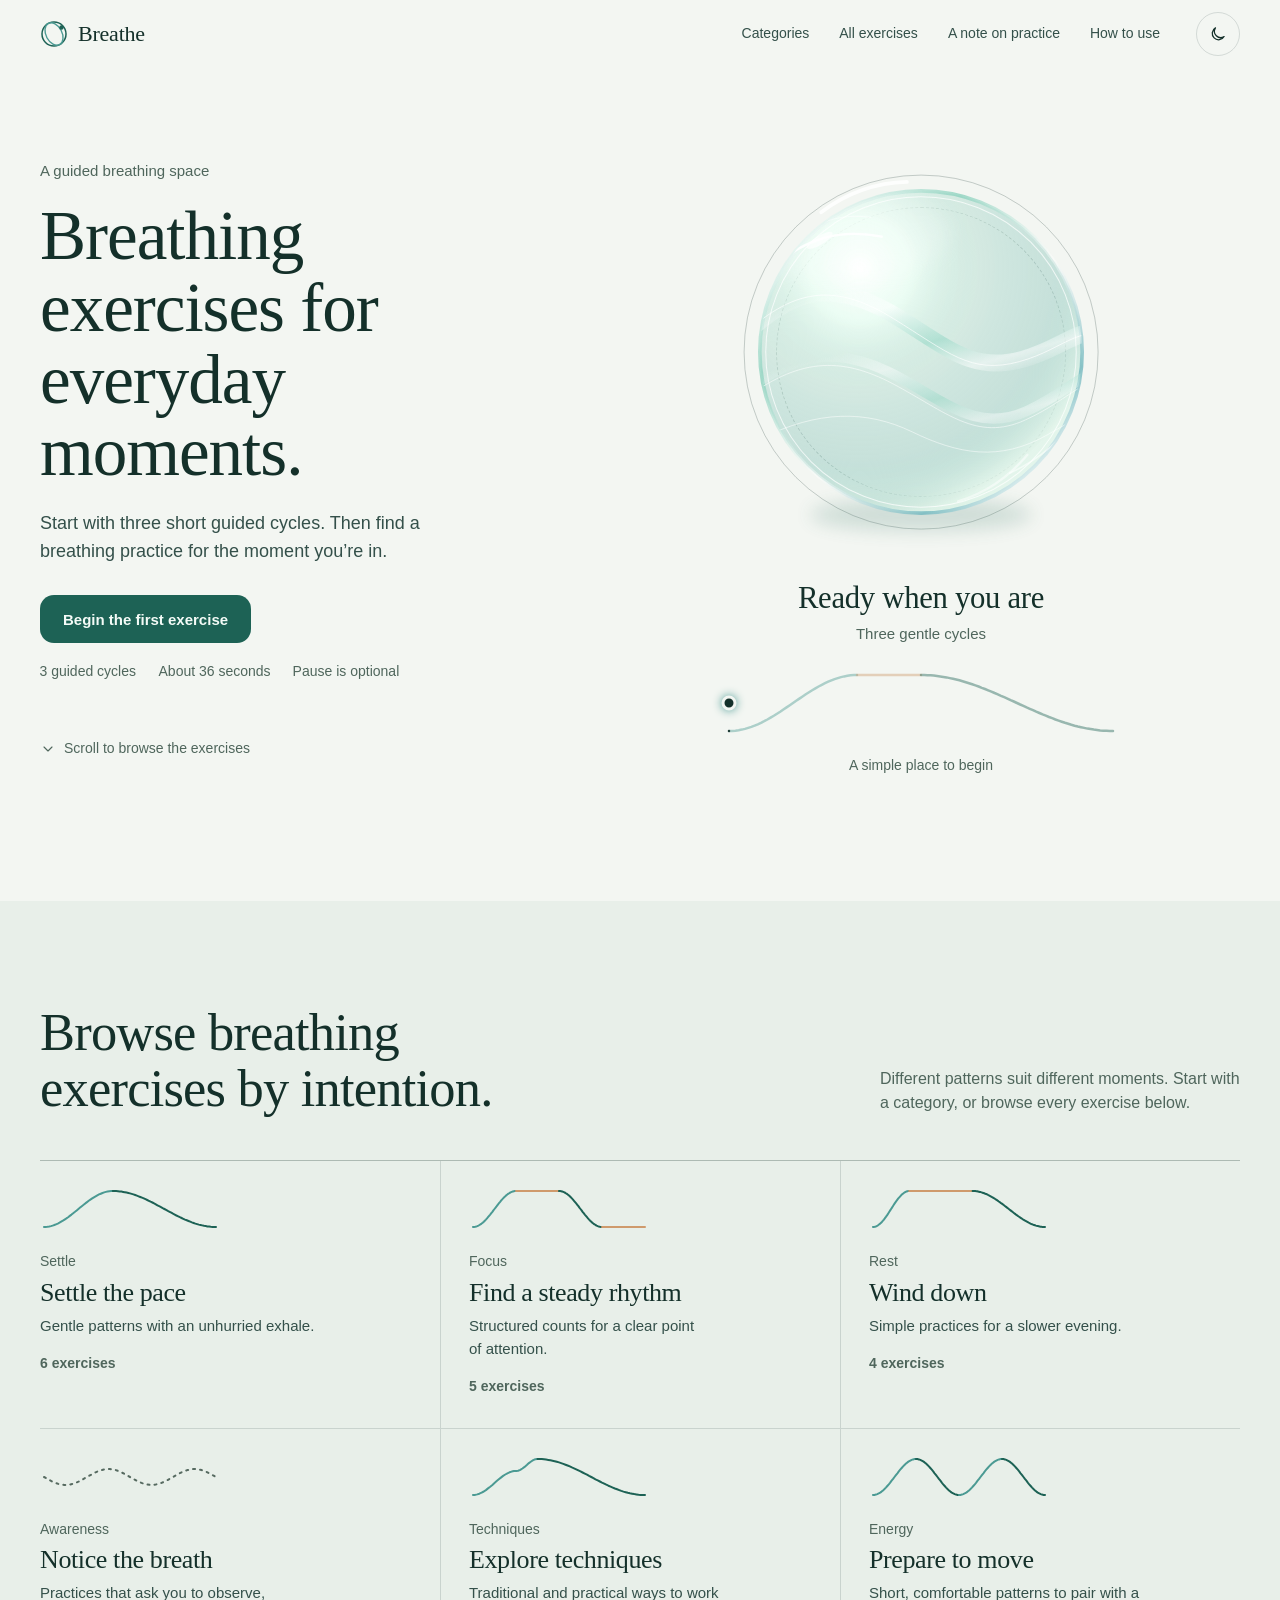
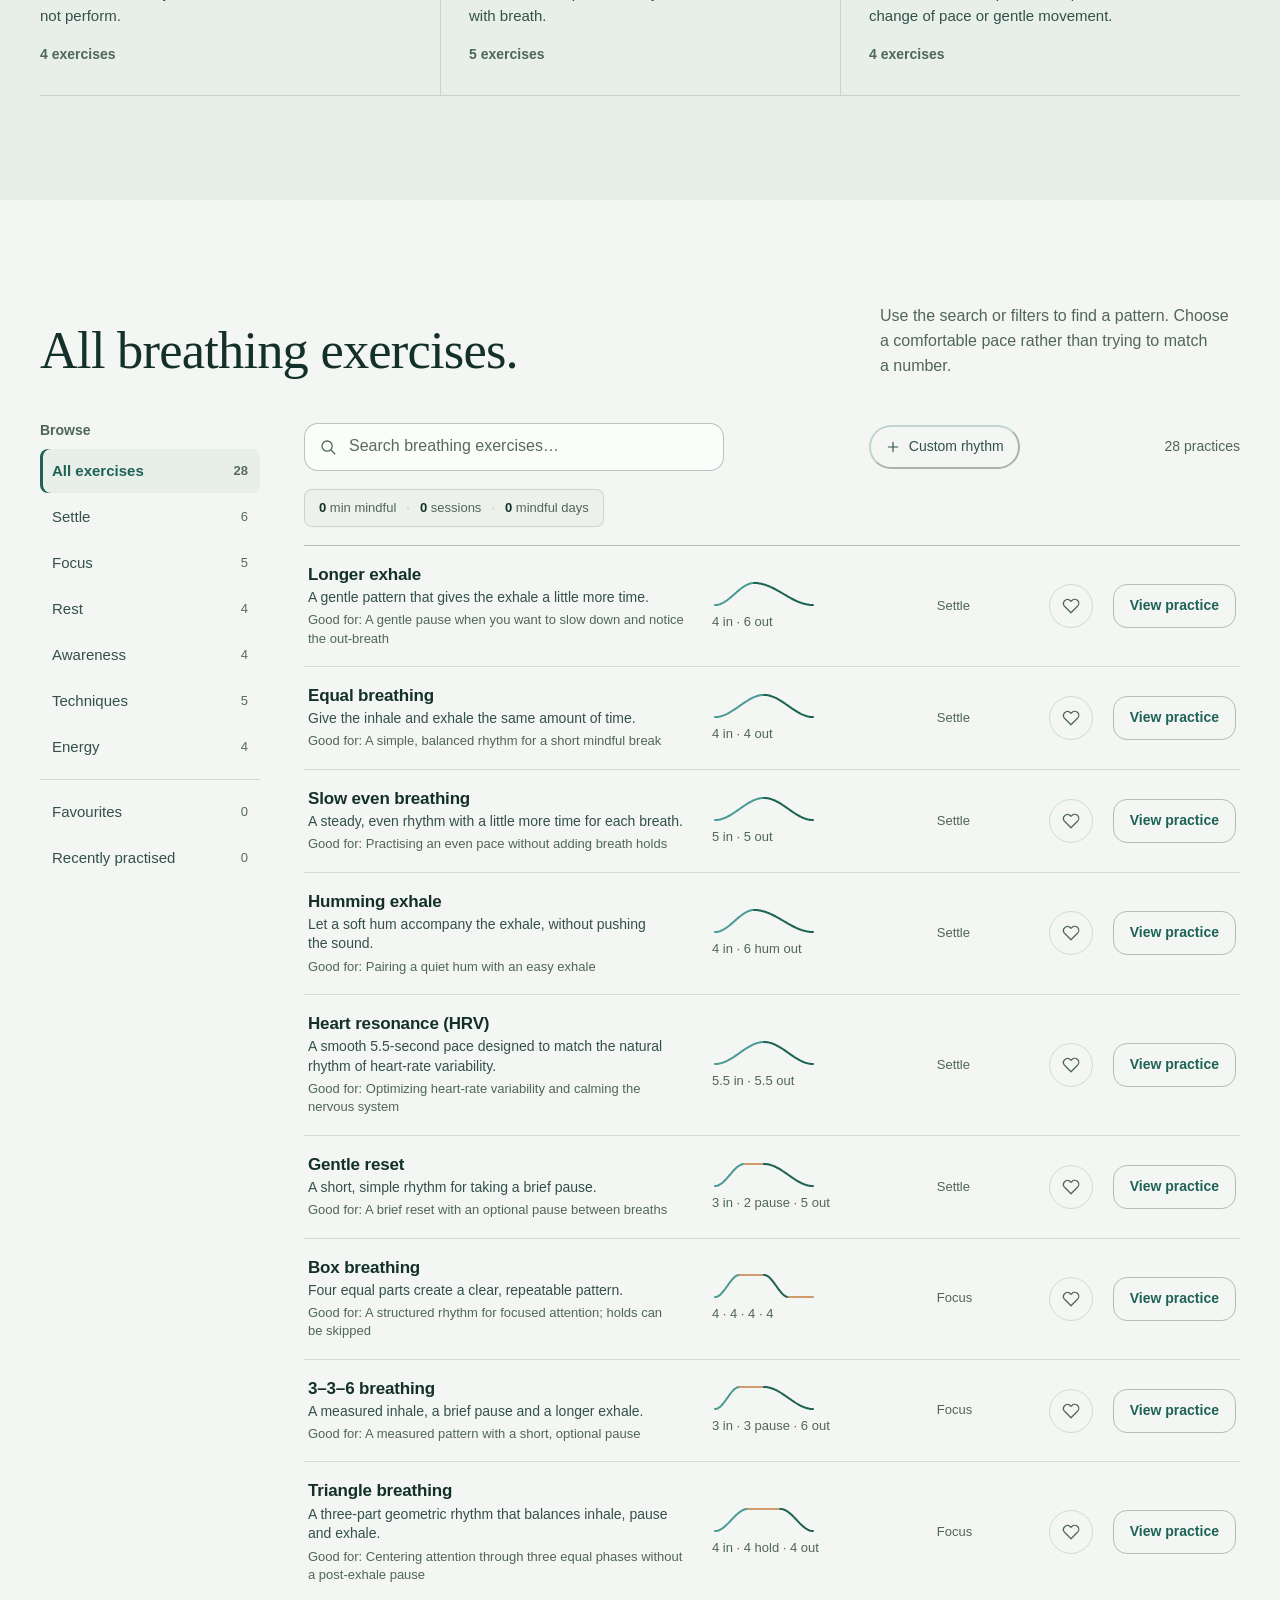
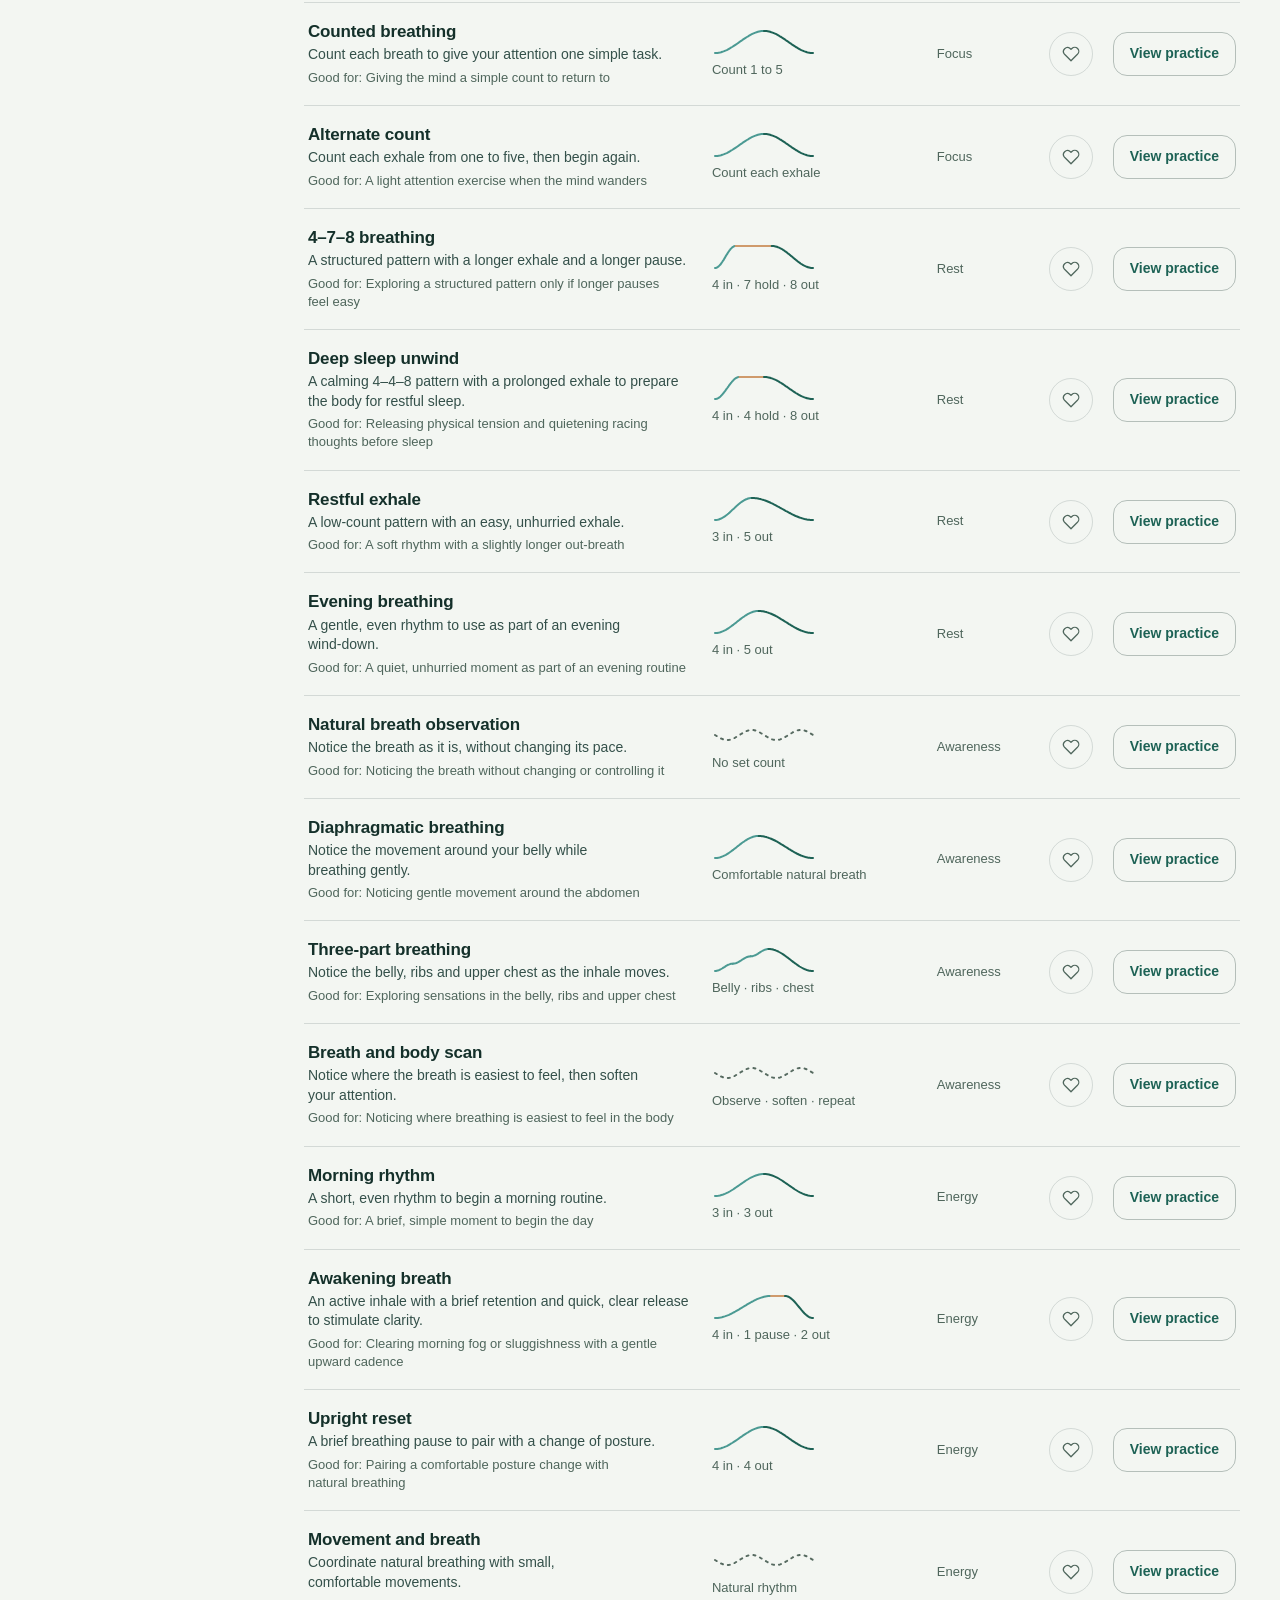
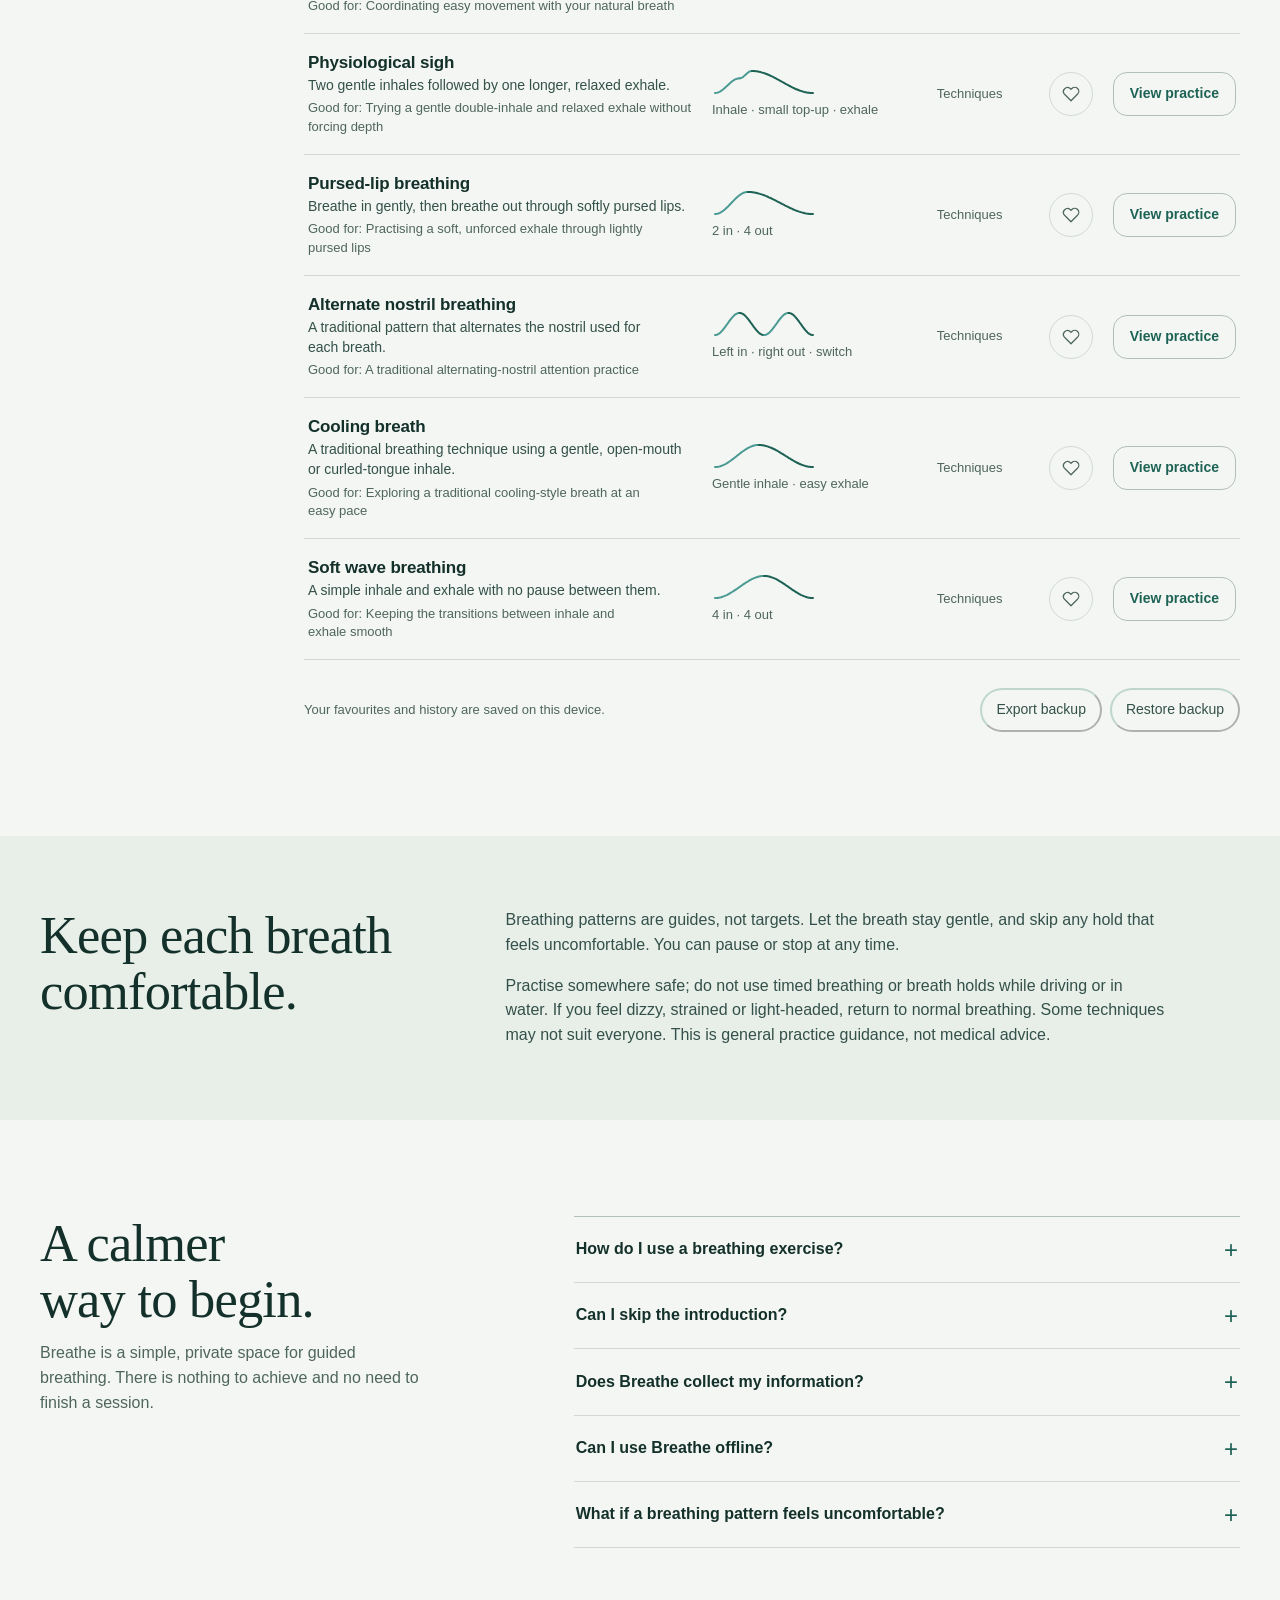
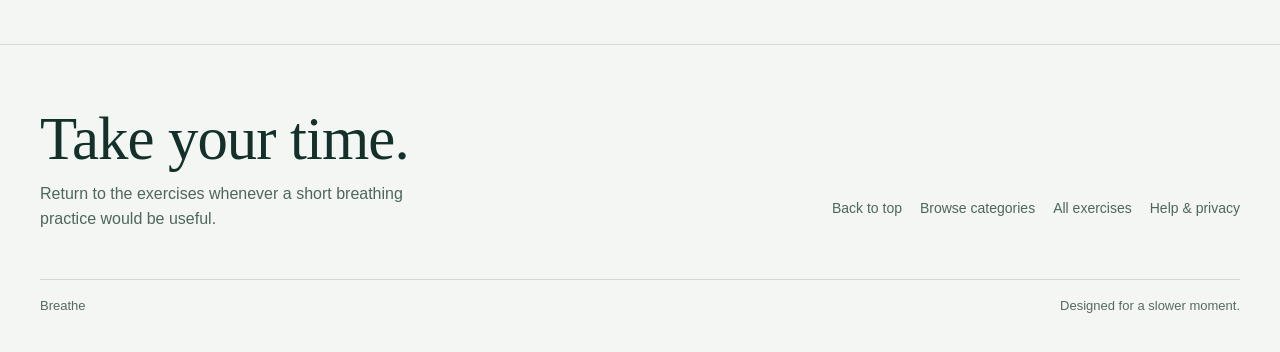
<file: index.html>
<!doctype html>
<html lang="en" data-theme="light">
<head>
  <meta charset="utf-8">
  <meta name="viewport" content="width=device-width, initial-scale=1, viewport-fit=cover">
  <title>Breathe — Guided breathing exercises</title>
  <meta name="description" content="Guided breathing exercises for everyday moments. Begin with three simple cycles, then find a practice that suits you.">
  <link rel="canonical" href="https://melvinvarghese.github.io/Breathe/">
  <meta name="theme-color" content="#f3f6f2">
  <meta name="color-scheme" content="light dark">
  <meta name="mobile-web-app-capable" content="yes">
  <meta name="apple-mobile-web-app-capable" content="yes">
  <meta name="apple-mobile-web-app-status-bar-style" content="default">
  <meta property="og:type" content="website">
  <meta property="og:site_name" content="Breathe">
  <meta property="og:title" content="Breathe — Guided breathing exercises">
  <meta property="og:description" content="A calm, private space for guided breathing. 24 starter exercises, no account, no tracking.">
  <meta property="og:url" content="https://melvinvarghese.github.io/Breathe/">
  <meta name="twitter:card" content="summary">
  <meta name="twitter:title" content="Breathe — Guided breathing exercises">
  <meta name="twitter:description" content="A calm, private space for guided breathing. 24 starter exercises, no account, no tracking.">
  <link rel="manifest" href="./manifest.webmanifest">
  <link rel="icon" href="./icon.svg" type="image/svg+xml">
  <script>try{var t=localStorage.getItem('breathe-theme');if(t!=='dark'&&t!=='light')t=matchMedia('(prefers-color-scheme: dark)').matches?'dark':'light';document.documentElement.dataset.theme=t;if(t==='dark')document.querySelector('meta[name="theme-color"]').content='#0f1e1b'}catch(e){}</script>
  <link rel="stylesheet" href="./assets/css/styles.css">
  <script defer src="./assets/js/exercises.js"></script>
  <script defer src="./assets/js/app.js"></script>
  <script type="application/ld+json">{"@context":"https://schema.org","@graph":[{"@type":"WebApplication","name":"Breathe","url":"https://melvinvarghese.github.io/Breathe/","description":"A calm, private space for guided breathing exercises.","applicationCategory":"HealthApplication","operatingSystem":"Any (web browser)","browserRequirements":"Requires a modern browser","isAccessibleForFree":true,"offers":{"@type":"Offer","price":"0","priceCurrency":"USD"}},{"@type":"FAQPage","mainEntity":[{"@type":"Question","name":"How do I use a breathing exercise?","acceptedAnswer":{"@type":"Answer","text":"Choose an exercise, read its pattern and guidance, then select a comfortable session length. Start when you are ready. Follow the orb and phase words gently; never force your breath to match a count."}},{"@type":"Question","name":"Can I skip the introduction?","acceptedAnswer":{"@type":"Answer","text":"Yes. You can scroll to the exercise library at any time. The introductory three-cycle guide is optional."}},{"@type":"Question","name":"Does Breathe collect my information?","acceptedAnswer":{"@type":"Answer","text":"No account or analytics are used. Your theme, voice preference and recent practice details are stored only in this browser when supported. They are not sent to a server."}},{"@type":"Question","name":"Can I use Breathe offline?","acceptedAnswer":{"@type":"Answer","text":"After the first successful visit, supported browsers can keep the app available offline. Install it from your browser menu when the install option is available."}}]}]}</script>
</head>
<body>
  <svg class="sprite" aria-hidden="true" focusable="false">
    <defs>
      <radialGradient id="g-fill" cx="31%" cy="24%" r="78%"><stop offset="0" stop-color="#fff" stop-opacity=".96"/><stop offset=".2" stop-color="#e9fff4" stop-opacity=".75"/><stop offset=".47" stop-color="#a6d8c9" stop-opacity=".4"/><stop offset=".76" stop-color="#72b9ae" stop-opacity=".34"/><stop offset="1" stop-color="#dff5e9" stop-opacity=".8"/></radialGradient>
      <linearGradient id="g-edge" x1=".12" y1=".08" x2=".89" y2=".91"><stop offset="0" stop-color="#fff" stop-opacity=".94"/><stop offset=".26" stop-color="#8bd1bd" stop-opacity=".8"/><stop offset=".56" stop-color="#fff" stop-opacity=".4"/><stop offset=".83" stop-color="#75b9bf" stop-opacity=".85"/><stop offset="1" stop-color="#fff" stop-opacity=".94"/></linearGradient>
      <linearGradient id="g-line" x1=".08" y1=".2" x2=".96" y2=".78"><stop offset="0" stop-color="#fff" stop-opacity="0"/><stop offset=".23" stop-color="#fff" stop-opacity=".9"/><stop offset=".58" stop-color="#8fd5c3" stop-opacity=".9"/><stop offset=".84" stop-color="#fff" stop-opacity=".88"/><stop offset="1" stop-color="#fff" stop-opacity="0"/></linearGradient>
      <clipPath id="g-clip"><circle cx="280" cy="280" r="218"/></clipPath>
      <filter id="g-blur" x="-60%" y="-60%" width="220%" height="220%"><feGaussianBlur stdDeviation="12"/></filter>
    </defs>
    <symbol id="orb-glass" viewBox="0 0 560 560">
      <ellipse cx="280" cy="500" rx="150" ry="22" fill="#2f6f61" opacity=".18" filter="url(#g-blur)"/>
      <circle cx="280" cy="280" r="218" fill="url(#g-fill)" stroke="url(#g-edge)" stroke-width="5"/>
      <circle cx="280" cy="280" r="210" fill="none" stroke="#fff" stroke-opacity=".7" stroke-width="1.4"/>
      <g clip-path="url(#g-clip)">
        <ellipse cx="170" cy="120" rx="150" ry="67" fill="#fff" opacity=".22" filter="url(#g-blur)"/>
        <path d="M43 255C117 185 174 187 247 232s104 76 170 58 83-58 147-27" fill="none" stroke="url(#g-line)" stroke-width="23" opacity=".58"/>
        <path d="M39 258C113 188 170 190 243 235s104 76 170 58 83-58 147-27" fill="none" stroke="#fff" stroke-width="1.1" opacity=".8"/>
        <path d="M40 334c75-57 132-61 204-23s113 79 179 49 82-67 146-59" fill="none" stroke="url(#g-line)" stroke-width="14" opacity=".48"/>
        <path d="M38 346c75-57 132-61 204-23s113 79 179 49 82-67 146-59" fill="none" stroke="#fff" stroke-width="1" opacity=".72"/>
        <path d="M64 397c76-38 142-39 204-9s118 41 183 4 77-46 114-42" fill="none" stroke="#fff" stroke-opacity=".58" stroke-width="1.2"/>
        <path d="M77 167c48-42 94-54 150-43" fill="none" stroke="#fff" stroke-opacity=".9" stroke-width="3" stroke-linecap="round"/>
        <path d="M101 135c35-32 71-43 111-37" fill="none" stroke="#fff" stroke-opacity=".55" stroke-width="1.2" stroke-linecap="round"/>
        <ellipse cx="143" cy="129" rx="20" ry="6" fill="#fff" opacity=".65" transform="rotate(-31 143 129)"/>
        <path d="M400 444c46-22 75-49 91-81" fill="none" stroke="#fff" stroke-opacity=".55" stroke-width="2" stroke-linecap="round"/>
      </g>
      <path d="M145 91c36-27 77-40 116-41" fill="none" stroke="#fff" stroke-width="5" stroke-linecap="round" opacity=".82"/>
      <path d="M424 419c-26 31-57 52-94 63" fill="none" stroke="#fff" stroke-width="3" stroke-linecap="round" opacity=".5"/>
    </symbol>
    <symbol id="i-moon" viewBox="0 0 24 24"><path d="M20.2 15.4A8.4 8.4 0 0 1 8.6 3.8 8.5 8.5 0 1 0 20.2 15.4Z"/></symbol>
    <symbol id="i-sun" viewBox="0 0 24 24"><circle cx="12" cy="12" r="4"/><path d="M12 2v2m0 16v2M4.93 4.93l1.42 1.42m11.3 11.3 1.42 1.42M2 12h2m16 0h2M4.93 19.07l1.42-1.42m11.3-11.3 1.42-1.42"/></symbol>
    <symbol id="i-pause" viewBox="0 0 24 24"><path d="M8 5v14M16 5v14" stroke-width="3"/></symbol>
    <symbol id="i-play" viewBox="0 0 24 24"><path d="m8 5 12 7-12 7z" fill="currentColor"/></symbol>
    <symbol id="i-restart" viewBox="0 0 24 24"><path d="M3 12a9 9 0 1 0 2.6-6.4L3 8"/><path d="M3 3v5h5"/></symbol>
    <symbol id="i-full" viewBox="0 0 24 24"><path d="M8 3H3v5m13-5h5v5M3 16v5h5m13-5v5h-5"/></symbol>
    <symbol id="i-heart" viewBox="0 0 24 24"><path d="M20.8 4.6a5.4 5.4 0 0 0-7.6 0L12 5.8l-1.2-1.2a5.4 5.4 0 0 0-7.6 7.6l1.2 1.2L12 21l7.6-7.6 1.2-1.2a5.4 5.4 0 0 0 0-7.6Z"/></symbol>
    <symbol id="i-search" viewBox="0 0 24 24"><circle cx="10.8" cy="10.8" r="6.8"/><path d="m16 16 5 5"/></symbol>
    <symbol id="i-sound" viewBox="0 0 24 24"><path d="M11 5 6 9H3v6h3l5 4z"/><path d="M15.5 8.5a5 5 0 0 1 0 7m3-10a9 9 0 0 1 0 13"/></symbol>
    <symbol id="i-voice" viewBox="0 0 24 24"><path d="M12 3a3 3 0 0 0-3 3v6a3 3 0 0 0 6 0V6a3 3 0 0 0-3-3Z"/><path d="M5 11v1a7 7 0 0 0 14 0v-1M12 19v3"/></symbol>
    <symbol id="i-back" viewBox="0 0 24 24"><path d="M19 12H5m7 7-7-7 7-7"/></symbol>
    <symbol id="i-down" viewBox="0 0 24 24"><path d="m6 9 6 6 6-6"/></symbol>
    <symbol id="i-menu" viewBox="0 0 24 24"><path d="M4 7h16M4 12h16M4 17h16"/></symbol>
    <symbol id="i-close" viewBox="0 0 24 24"><path d="M6 6l12 12M18 6 6 18"/></symbol>
    <symbol id="i-haptic" viewBox="0 0 24 24"><path d="M6 9a9 9 0 0 0 0 6M3 7a13 13 0 0 0 0 10M18 9a9 9 0 0 1 0 6M21 7a13 13 0 0 1 0 10M9 5h6a2 2 0 0 1 2 2v10a2 2 0 0 1-2 2H9a2 2 0 0 1-2-2V7a2 2 0 0 1 2-2Z"/></symbol>
    <symbol id="i-plus" viewBox="0 0 24 24"><path d="M12 5v14M5 12h14"/></symbol>
    <symbol id="i-sparkle" viewBox="0 0 24 24"><path d="m12 3 2.5 6.5L21 12l-6.5 2.5L12 21l-2.5-6.5L3 12l6.5-2.5z"/></symbol>
  </svg>

  <a class="skip-link" href="#main">Skip to content</a>
  <header class="topbar" id="top">
    <div class="topbar-inner">
      <a class="brand" href="#top" aria-label="Breathe home">
        <svg viewBox="0 0 28 28" fill="none" aria-hidden="true"><circle cx="14" cy="14" r="12" stroke="var(--action)" stroke-width="1.5"/><ellipse cx="14" cy="14" rx="8" ry="12" stroke="var(--inhale)" stroke-width="1.4" transform="rotate(-28 14 14)"/><circle cx="21.5" cy="7.5" r="2.2" fill="var(--action)"/></svg>
        <span translate="no">Breathe</span>
      </a>
      <nav class="nav-links" id="site-nav" aria-label="Main navigation">
        <a href="#categories">Categories</a>
        <a href="#library">All exercises</a>
        <a href="#practice-note">A note on practice</a>
        <a href="#help">How to use</a>
      </nav>
      <button class="icon-btn menu-toggle" id="menu-toggle" type="button" aria-expanded="false" aria-controls="site-nav" aria-label="Open menu"><svg class="icon"><use href="#i-menu"/></svg></button>
      <button class="icon-btn" id="theme-toggle" type="button" aria-label="Switch to dark theme" title="Switch theme"></button>
    </div>
  </header>

  <main id="main">
    <section class="hero" id="intro" aria-labelledby="hero-title">
      <div class="hero-copy">
        <p class="kicker" id="hero-kicker">A guided breathing space</p>
        <h1 id="hero-title">Breathing exercises for everyday moments.</h1>
        <p class="hero-lede" id="hero-lede">Start with three short guided cycles. Then find a breathing practice for the moment you’re in.</p>
        <button class="btn" id="begin-intro" type="button">Begin the first exercise</button>
        <ul class="hero-facts" id="hero-facts"><li>3 guided cycles</li><li>About 36 seconds</li><li>Pause is optional</li></ul>
        <div class="intro-controls" id="intro-controls" role="group" aria-label="Introductory exercise controls">
          <button class="btn-quiet" id="pause-intro" type="button"></button>
          <button class="btn-quiet" id="restart-intro" type="button"></button>
          <button class="btn-quiet sound-toggle" type="button" aria-pressed="false"><svg class="icon" aria-hidden="true"><use href="#i-sound"/></svg><span>Audio cues off</span></button>
          <button class="btn-quiet haptic-toggle" type="button" aria-pressed="false"><svg class="icon" aria-hidden="true"><use href="#i-haptic"/></svg><span>Haptics off</span></button>
          <button class="btn-quiet voice-toggle" type="button" aria-pressed="false"><svg class="icon" aria-hidden="true"><use href="#i-voice"/></svg><span>Voice guidance off</span></button>
          <a class="btn-quiet" href="#categories">Skip to exercises</a>
        </div>
        <div class="intro-progress" id="intro-progress" aria-hidden="true">
          <div class="progress-track"><div class="progress-value" id="intro-progress-value"></div></div>
          <div class="progress-meta"><span id="intro-cycle">Cycle 1 of 3</span><span id="intro-remaining">36 seconds</span></div>
        </div>
        <a href="#categories" class="scroll-cue" id="hero-explore"><svg class="icon" aria-hidden="true"><use href="#i-down"/></svg><span>Scroll to browse the exercises</span></a>
      </div>
      <div class="hero-art guide" id="hero-art" data-live="false">
        <div class="orb" role="img" aria-label="A translucent glass orb that expands and contracts with the breathing guide">
          <i class="ring ring-in"></i><i class="ring ring-out"></i>
          <div class="orb-body"><svg viewBox="0 0 560 560" aria-hidden="true"><use href="#orb-glass"/></svg></div>
        </div>
        <div class="readout"><strong id="hero-phase" aria-live="polite" aria-atomic="true">Ready when you are</strong><span id="hero-phase-count">Three gentle cycles</span></div>
        <svg class="trace" id="hero-trace" viewBox="0 0 400 72" aria-hidden="true"></svg>
        <p class="orb-caption" id="orb-caption">A simple place to begin</p>
      </div>
    </section>

    <section class="section tinted" id="categories" aria-labelledby="category-title">
      <div class="wrap">
        <div class="section-head">
          <h2 id="category-title">Browse breathing exercises by intention.</h2>
          <p>Different patterns suit different moments. Start with a category, or browse every exercise below.</p>
        </div>
        <div class="intent-grid" id="category-grid">
          <a class="intent" href="#library" data-filter-link="Settle"><svg class="intent-trace" viewBox="0 0 180 44" aria-hidden="true" data-shape="4i 6o"></svg><span class="name">Settle</span><h3>Settle the pace</h3><p>Gentle patterns with an unhurried exhale.</p><span class="count">6 exercises</span></a>
          <a class="intent" href="#library" data-filter-link="Focus"><svg class="intent-trace" viewBox="0 0 180 44" aria-hidden="true" data-shape="4i 4h 4o 4h"></svg><span class="name">Focus</span><h3>Find a steady rhythm</h3><p>Structured counts for a clear point of attention.</p><span class="count">5 exercises</span></a>
          <a class="intent" href="#library" data-filter-link="Rest"><svg class="intent-trace" viewBox="0 0 180 44" aria-hidden="true" data-shape="4i 7h 8o"></svg><span class="name">Rest</span><h3>Wind down</h3><p>Simple practices for a slower evening.</p><span class="count">4 exercises</span></a>
          <a class="intent" href="#library" data-filter-link="Awareness"><svg class="intent-trace" viewBox="0 0 180 44" aria-hidden="true" data-shape="rest"></svg><span class="name">Awareness</span><h3>Notice the breath</h3><p>Practices that ask you to observe, not perform.</p><span class="count">4 exercises</span></a>
          <a class="intent" href="#library" data-filter-link="Techniques"><svg class="intent-trace" viewBox="0 0 180 44" aria-hidden="true" data-shape="2i 1i 5o"></svg><span class="name">Techniques</span><h3>Explore techniques</h3><p>Traditional and practical ways to work with breath.</p><span class="count">5 exercises</span></a>
          <a class="intent" href="#library" data-filter-link="Energy"><svg class="intent-trace" viewBox="0 0 180 44" aria-hidden="true" data-shape="3i 3o 3i 3o"></svg><span class="name">Energy</span><h3>Prepare to move</h3><p>Short, comfortable patterns to pair with a change of pace or gentle movement.</p><span class="count">4 exercises</span></a>
        </div>
      </div>
    </section>

    <section class="section" id="library" aria-labelledby="library-title">
      <div class="wrap">
        <div class="section-head">
          <h2 id="library-title">All breathing exercises.</h2>
          <p>Use the search or filters to find a pattern. Choose a comfortable pace rather than trying to match a number.</p>
        </div>
        <div class="library-shell">
          <aside class="filter-rail" aria-label="Filter exercises"><h3>Browse</h3><div class="filter-list" id="filter-list"></div></aside>
          <div class="library-results">
            <div class="search-row">
              <label class="search-box"><svg class="icon" aria-hidden="true"><use href="#i-search"/></svg><input id="exercise-search" name="search" type="search" placeholder="Search breathing exercises…" autocomplete="off" spellcheck="false" aria-label="Search breathing exercises"></label>
              <button class="btn-quiet" id="open-custom-creator" type="button"><svg class="icon" aria-hidden="true"><use href="#i-plus"/></svg><span>Custom rhythm</span></button>
              <span class="result-count" id="result-count" aria-live="polite">28 practices</span>
            </div>
            <div class="mindful-stats" id="mindful-stats" aria-label="Mindful practice overview">
              <span class="stats-item"><strong id="stats-total-min">0</strong> min mindful</span>
              <span class="stats-sep" aria-hidden="true">·</span>
              <span class="stats-item"><strong id="stats-sessions">0</strong> sessions</span>
              <span class="stats-sep" aria-hidden="true">·</span>
              <span class="stats-item"><strong id="stats-days">0</strong> mindful days</span>
            </div>
            <div class="exercise-list" id="exercise-list"></div>
            <div class="empty-state" id="empty-state" hidden></div>
            <noscript><p class="empty-state">The exercise library needs JavaScript. Breathe has no tracking and loads nothing from other sites.</p></noscript>
            <div class="data-tools" role="group" aria-label="Personal data backup">
              <span>Your favourites and history are saved on this device.</span>
              <div>
                <button class="btn-quiet" id="export-data" type="button">Export backup</button>
                <button class="btn-quiet" id="import-data" type="button">Restore backup</button>
                <input id="import-file" type="file" accept="application/json,.json" hidden>
              </div>
            </div>
            <p class="sr-only" id="backup-status" role="status" aria-live="polite"></p>
            <p class="sr-only" id="storage-status" role="status" aria-live="polite"></p>
          </div>
        </div>
      </div>
    </section>

    <section class="tinted" id="practice-note">
      <div class="wrap note-layout"><h2>Keep each breath comfortable.</h2><div class="note-copy"><p>Breathing patterns are guides, not targets. Let the breath stay gentle, and skip any hold that feels uncomfortable. You can pause or stop at any time.</p><p>Practise somewhere safe; do not use timed breathing or breath holds while driving or in water. If you feel dizzy, strained or light-headed, return to normal breathing. Some techniques may not suit everyone. This is general practice guidance, not medical advice.</p></div></div>
    </section>

    <section class="wrap help-section" id="help" aria-labelledby="help-title">
      <div class="help-heading"><h2 id="help-title">A calmer way to begin.</h2><p>Breathe is a simple, private space for guided breathing. There is nothing to achieve and no need to finish a session.</p></div>
      <div class="help-list">
        <details><summary>How do I use a breathing exercise?</summary><p>Choose an exercise, read its pattern and guidance, then select a comfortable session length. Start when you are ready. Follow the orb and phase words gently; never force your breath to match a count.</p></details>
        <details><summary>Can I skip the introduction?</summary><p>Yes. You can scroll to the exercise library at any time. The introductory three-cycle guide is optional.</p></details>
        <details><summary>Does Breathe collect my information?</summary><p>No account or analytics are used. Your theme, voice preference and recent practice details are stored only in this browser when supported. They are not sent to a server.</p></details>
        <details><summary>Can I use Breathe offline?</summary><p>After the first successful visit, supported browsers can keep the app available offline. Install it from your browser menu when the install option is available.</p></details>
        <details><summary>What if a breathing pattern feels uncomfortable?</summary><p>Stop following the count and return to your natural breathing. You can skip holds, shorten a session or leave at any time. Do not practise timed breathing or breath holds while driving or in water. This tool is for general wellbeing, not diagnosis or treatment.</p></details>
      </div>
    </section>
  </main>

  <footer class="closing"><div class="wrap">
    <div class="closing-inner">
      <div><h2>Take your time.</h2><p>Return to the exercises whenever a short breathing practice would be useful.</p></div>
      <nav class="closing-links" aria-label="Footer navigation"><a href="#top">Back to top</a><a href="#categories">Browse categories</a><a href="#library">All exercises</a><a href="#help">Help &amp; privacy</a><button class="btn-quiet" id="install-app" type="button" hidden>Install Breathe</button></nav>
    </div>
    <div class="legal-line"><span translate="no">Breathe</span><span>Designed for a slower moment.</span></div>
  </div></footer>

  <dialog class="practice" id="practice-screen" aria-labelledby="practice-title" aria-describedby="practice-description">
    <div class="practice-top">
      <button class="back-btn" id="close-practice" type="button"><svg class="icon" aria-hidden="true"><use href="#i-back"/></svg>Back to exercises</button>
      <button class="icon-btn" id="practice-theme-toggle" type="button" aria-label="Switch theme"></button>
    </div>
    <div class="practice-grid">
      <div class="practice-head">
        <p class="practice-category" id="practice-category"></p>
        <h2 id="practice-title"></h2>
        <p id="practice-description"></p>
        <div class="meta-chips" id="practice-meta"></div>
      </div>
      <div class="practice-body">
        <div class="block"><h3>The pattern</h3><div class="pattern-flow" id="pattern-flow"></div></div>
        <div class="block"><h3>Good for</h3><p id="practice-use"></p></div>
        <div class="block"><p class="caution" id="practice-caution"></p></div>
        <div class="block">
          <div class="field"><label for="session-intention">Set an intention</label>
            <select class="select" id="session-intention"><option value="settle">Settle — make space to slow down</option><option value="focus">Focus — return to one thing</option><option value="unwind">Unwind — let the day soften</option><option value="observe">Observe — notice without changing</option></select>
            <p class="hint" id="intention-hint" aria-live="polite"></p></div>
          <div class="options" id="practice-options">
            <label class="check" id="skip-holds-wrap"><input type="checkbox" id="skip-holds"><span>Skip timed holds</span></label>
            <select class="select soundscape-select" id="session-soundscape" aria-label="Ambient soundscape">
              <option value="none">Soundscape: Silent</option>
              <option value="waves">Soundscape: Ocean waves</option>
              <option value="rain">Soundscape: Gentle rain</option>
            </select>
            <button class="btn-quiet sound-toggle" type="button" aria-pressed="false"><svg class="icon" aria-hidden="true"><use href="#i-sound"/></svg><span>Audio cues off</span></button>
            <button class="btn-quiet haptic-toggle" type="button" aria-pressed="false"><svg class="icon" aria-hidden="true"><use href="#i-haptic"/></svg><span>Haptics off</span></button>
            <button class="btn-quiet voice-toggle" type="button" aria-pressed="false"><svg class="icon" aria-hidden="true"><use href="#i-voice"/></svg><span>Voice guidance off</span></button>
            <p class="note" id="hold-note">Skipping removes timed pauses from this practice. You can still breathe naturally between phases.</p>
            <p class="keys-hint" aria-hidden="true"><kbd>Space</kbd> pause &middot; <kbd>R</kbd> restart &middot; <kbd>M</kbd> audio &middot; <kbd>F</kbd> fullscreen</p>
          </div>
        </div>
      </div>
      <div class="stage guide" id="practice-stage" data-state="ready" data-live="false">
        <div class="session-top"><span id="session-mode">Ready to begin</span><span id="session-clock">3:00</span></div>
        <div class="guide">
          <div class="orb" role="img" aria-label="Glass orb breathing guide">
            <i class="ring ring-in"></i><i class="ring ring-out"></i>
            <div class="orb-body"><svg viewBox="0 0 560 560" aria-hidden="true"><use href="#orb-glass"/></svg></div>
          </div>
          <div class="readout"><strong id="practice-phase" aria-live="polite" aria-atomic="true">Ready when you are</strong><span id="practice-phase-count">Choose a duration, then start</span></div>
          <svg class="trace" id="practice-trace" viewBox="0 0 400 72" aria-hidden="true"></svg>
        </div>
        <div class="stage-bottom">
          <div class="stage-ready">
            <label><span class="sr-only">Session length</span><select class="duration" id="session-duration">
              <option value="1">1 minute</option>
              <option value="2">2 minutes</option>
              <option value="3" selected>3 minutes</option>
              <option value="5">5 minutes</option>
              <option value="10">10 minutes</option>
              <option value="15">15 minutes</option>
              <option value="20">20 minutes</option>
            </select></label>
            <button class="btn" id="start-practice" type="button" autofocus>Start practice</button>
          </div>
          <div class="stage-active">
            <button class="icon-btn" id="session-restart" type="button" aria-label="Restart session"><svg class="icon"><use href="#i-restart"/></svg></button>
            <button class="icon-btn main" id="session-pause" type="button" aria-label="Pause session"></button>
            <button class="icon-btn" id="session-fullscreen" type="button" aria-label="Toggle fullscreen"><svg class="icon"><use href="#i-full"/></svg></button>
          </div>
        </div>
        <div class="done" id="practice-done" aria-live="polite"><h3>Practice complete.</h3><p>Return to the exercise library whenever you are ready.</p><div class="row-btns"><button class="btn" id="done-close" type="button">Return to exercises</button><button class="btn-quiet" id="done-again" type="button">Practise again</button></div></div>
      </div>
    </div>
  </dialog>

  <dialog class="custom-screen" id="custom-screen" aria-labelledby="custom-title">
    <div class="custom-modal-inner">
      <div class="custom-header">
        <h2 id="custom-title">Create your breathing rhythm.</h2>
        <button class="icon-btn" id="close-custom" type="button" aria-label="Close custom creator"><svg class="icon"><use href="#i-close"/></svg></button>
      </div>
      <p class="custom-lede">Dial in the seconds for each phase to create a personal breathing pattern.</p>
      
      <form id="custom-form" class="custom-form" onsubmit="return false;">
        <div class="custom-row">
          <label for="custom-name">Pattern name</label>
          <input class="text-input" id="custom-name" type="text" placeholder="My rhythm" maxlength="32" value="My rhythm">
        </div>
        <div class="custom-row">
          <label for="custom-category">Category</label>
          <select class="select" id="custom-category">
            <option value="Settle">Settle</option>
            <option value="Focus" selected>Focus</option>
            <option value="Rest">Rest</option>
            <option value="Awareness">Awareness</option>
            <option value="Energy">Energy</option>
          </select>
        </div>

        <div class="custom-counts-grid">
          <div class="count-field">
            <label for="count-inhale">Inhale</label>
            <div class="spin-wrap">
              <input type="number" id="count-inhale" min="1" max="15" value="4" step="0.5" required>
              <span class="unit">sec</span>
            </div>
          </div>
          <div class="count-field">
            <label for="count-hold-in">Hold (full)</label>
            <div class="spin-wrap">
              <input type="number" id="count-hold-in" min="0" max="15" value="4" step="0.5">
              <span class="unit">sec</span>
            </div>
          </div>
          <div class="count-field">
            <label for="count-exhale">Exhale</label>
            <div class="spin-wrap">
              <input type="number" id="count-exhale" min="1" max="15" value="4" step="0.5" required>
              <span class="unit">sec</span>
            </div>
          </div>
          <div class="count-field">
            <label for="count-hold-out">Hold (empty)</label>
            <div class="spin-wrap">
              <input type="number" id="count-hold-out" min="0" max="15" value="4" step="0.5">
              <span class="unit">sec</span>
            </div>
          </div>
        </div>

        <div class="custom-preview-box">
          <span class="preview-label">Live breath shape:</span>
          <svg class="custom-trace" id="custom-trace" viewBox="0 0 400 72" aria-hidden="true"></svg>
          <span class="custom-summary" id="custom-summary">4 · 4 · 4 · 4 (16s cycle)</span>
        </div>

        <div class="custom-actions">
          <button class="btn" id="custom-save-start" type="button">Practise now</button>
          <button class="btn-quiet" id="custom-save" type="button">Save to library</button>
          <button class="btn-quiet" id="custom-cancel" type="button">Cancel</button>
        </div>
      </form>
    </div>
  </dialog>
</body>
</html>
</file>
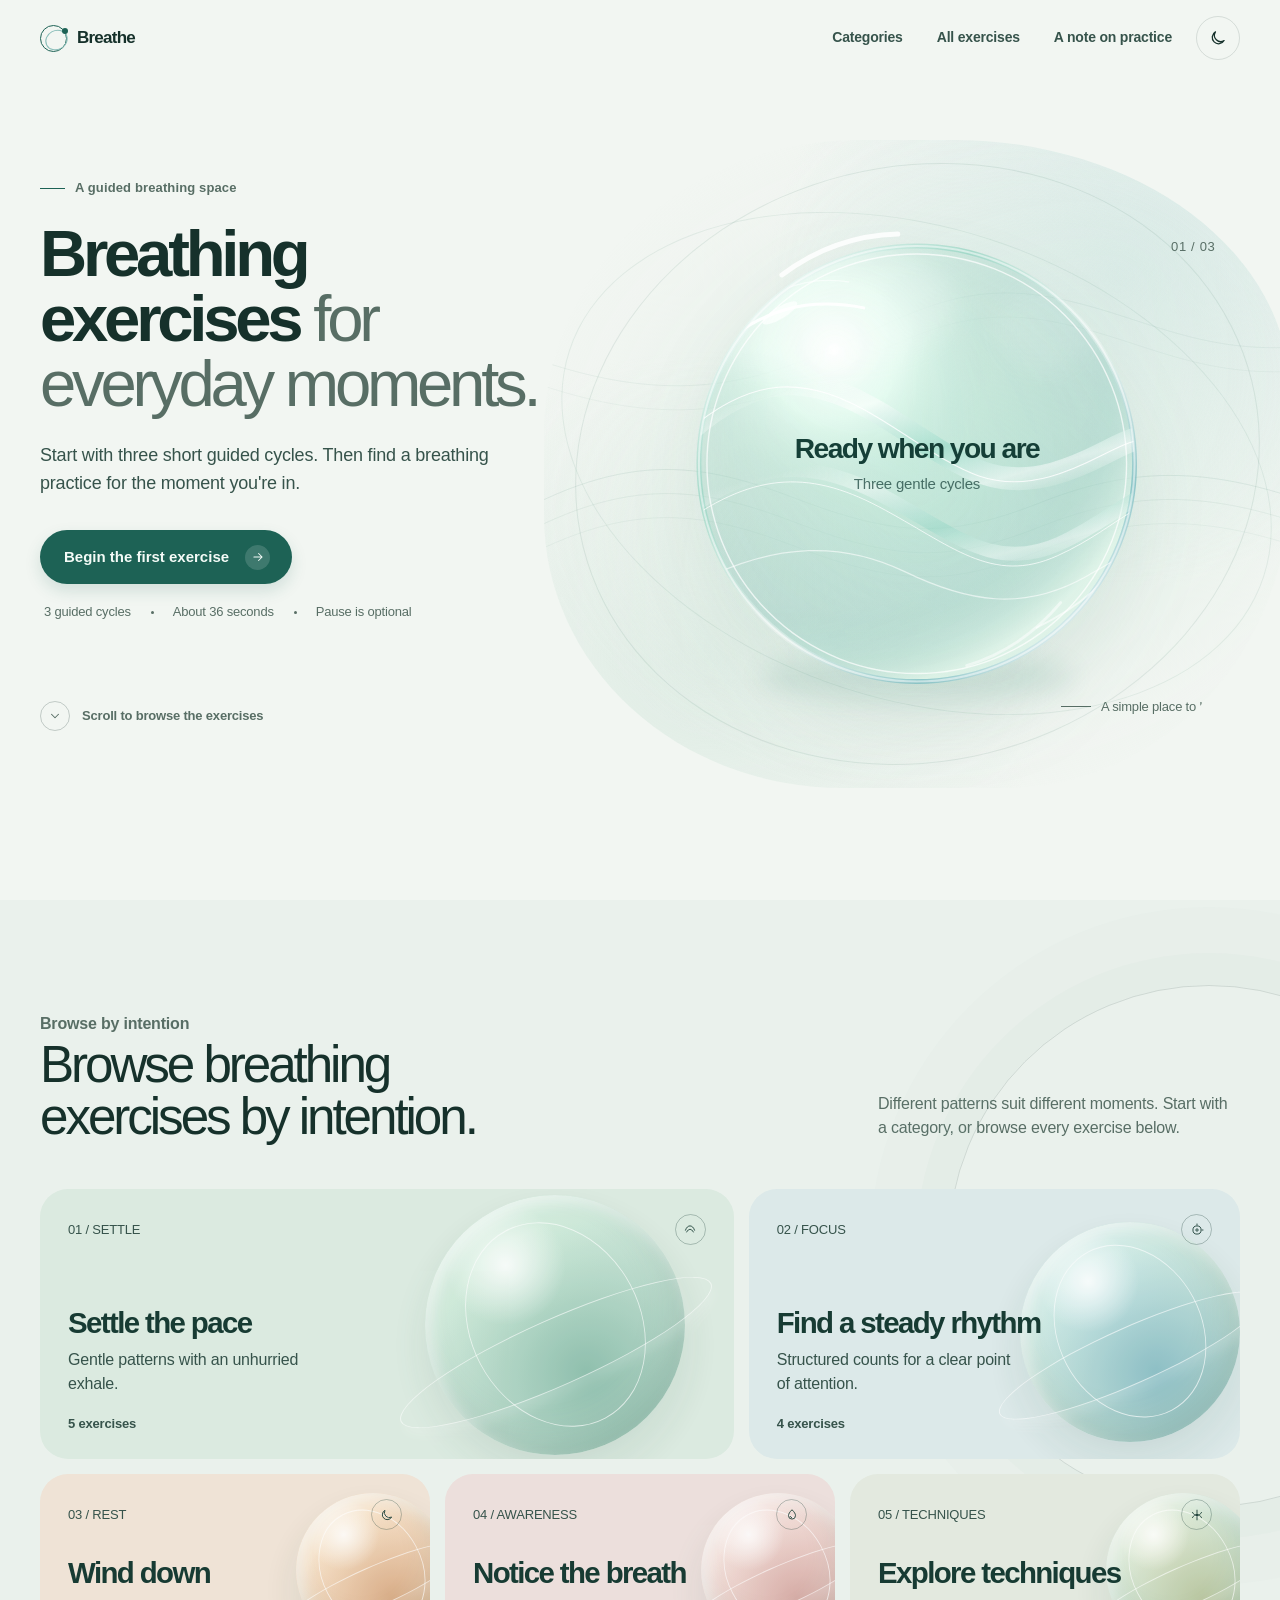
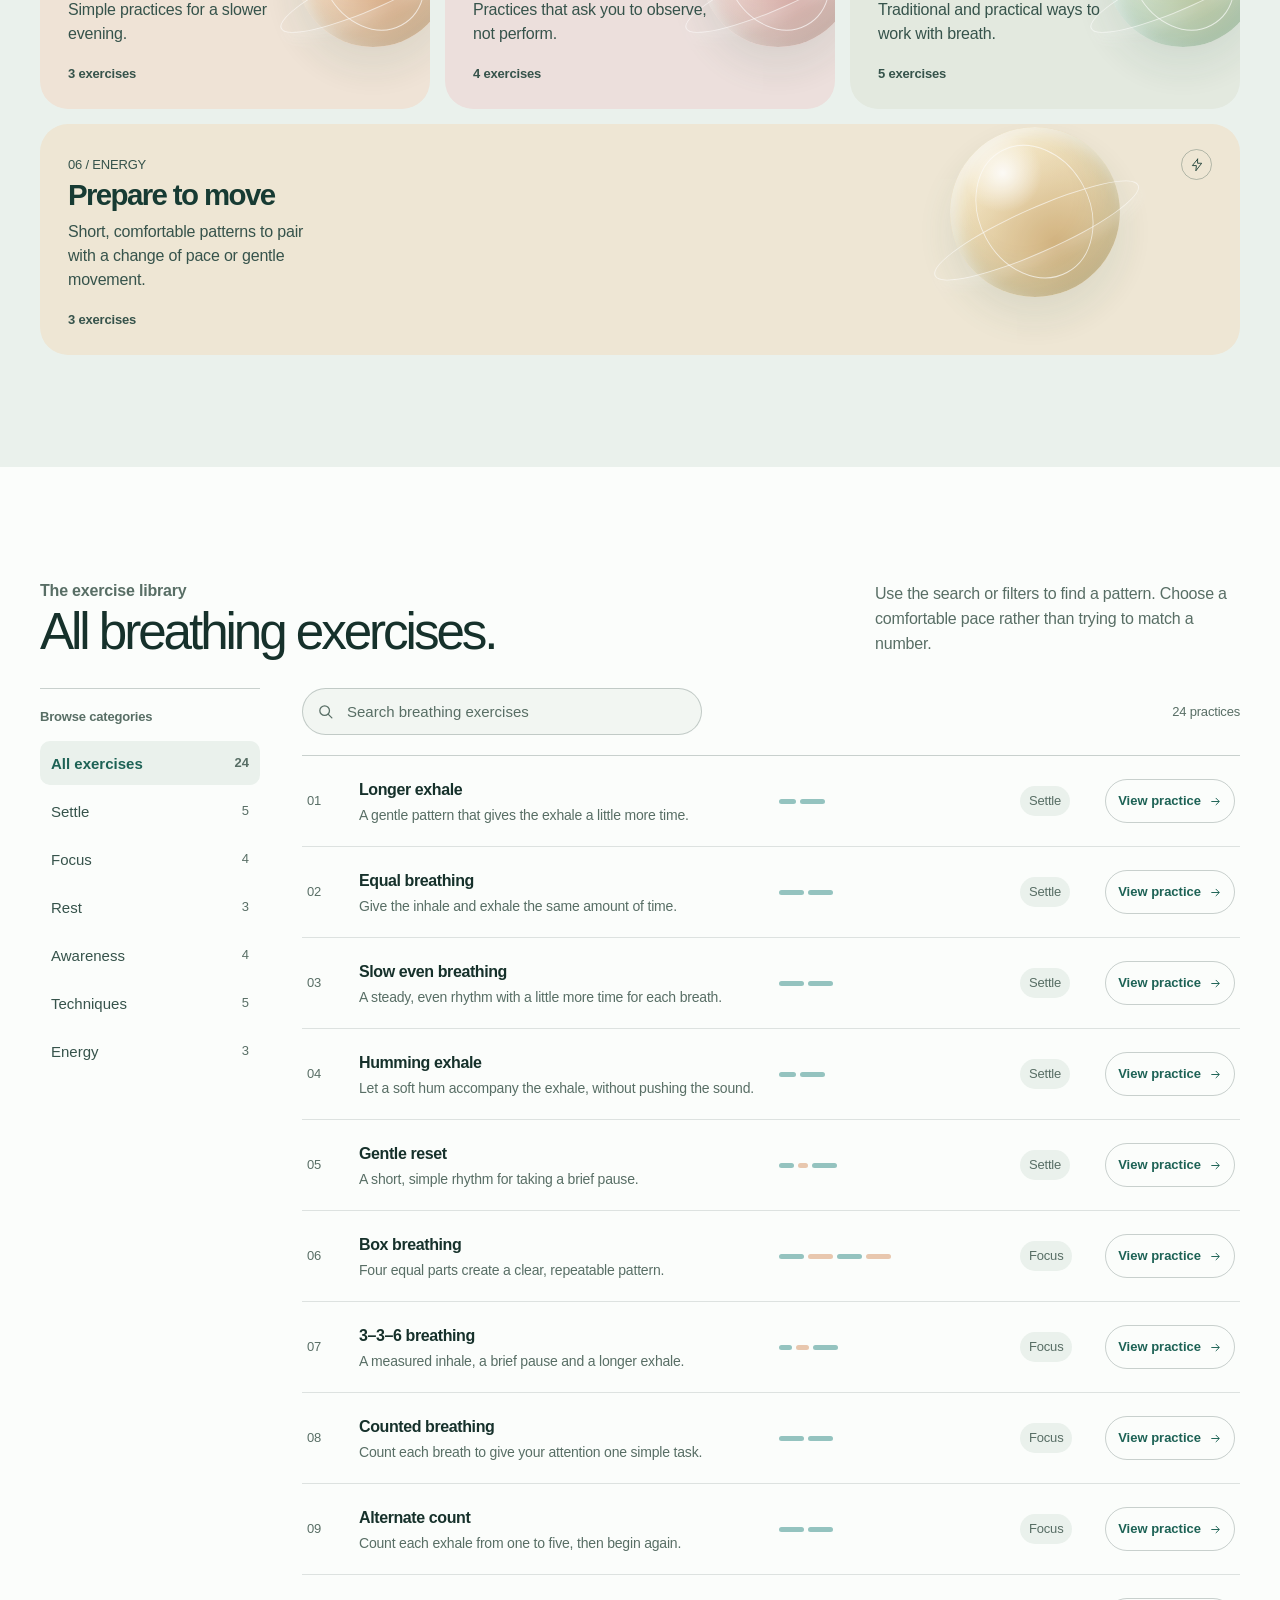
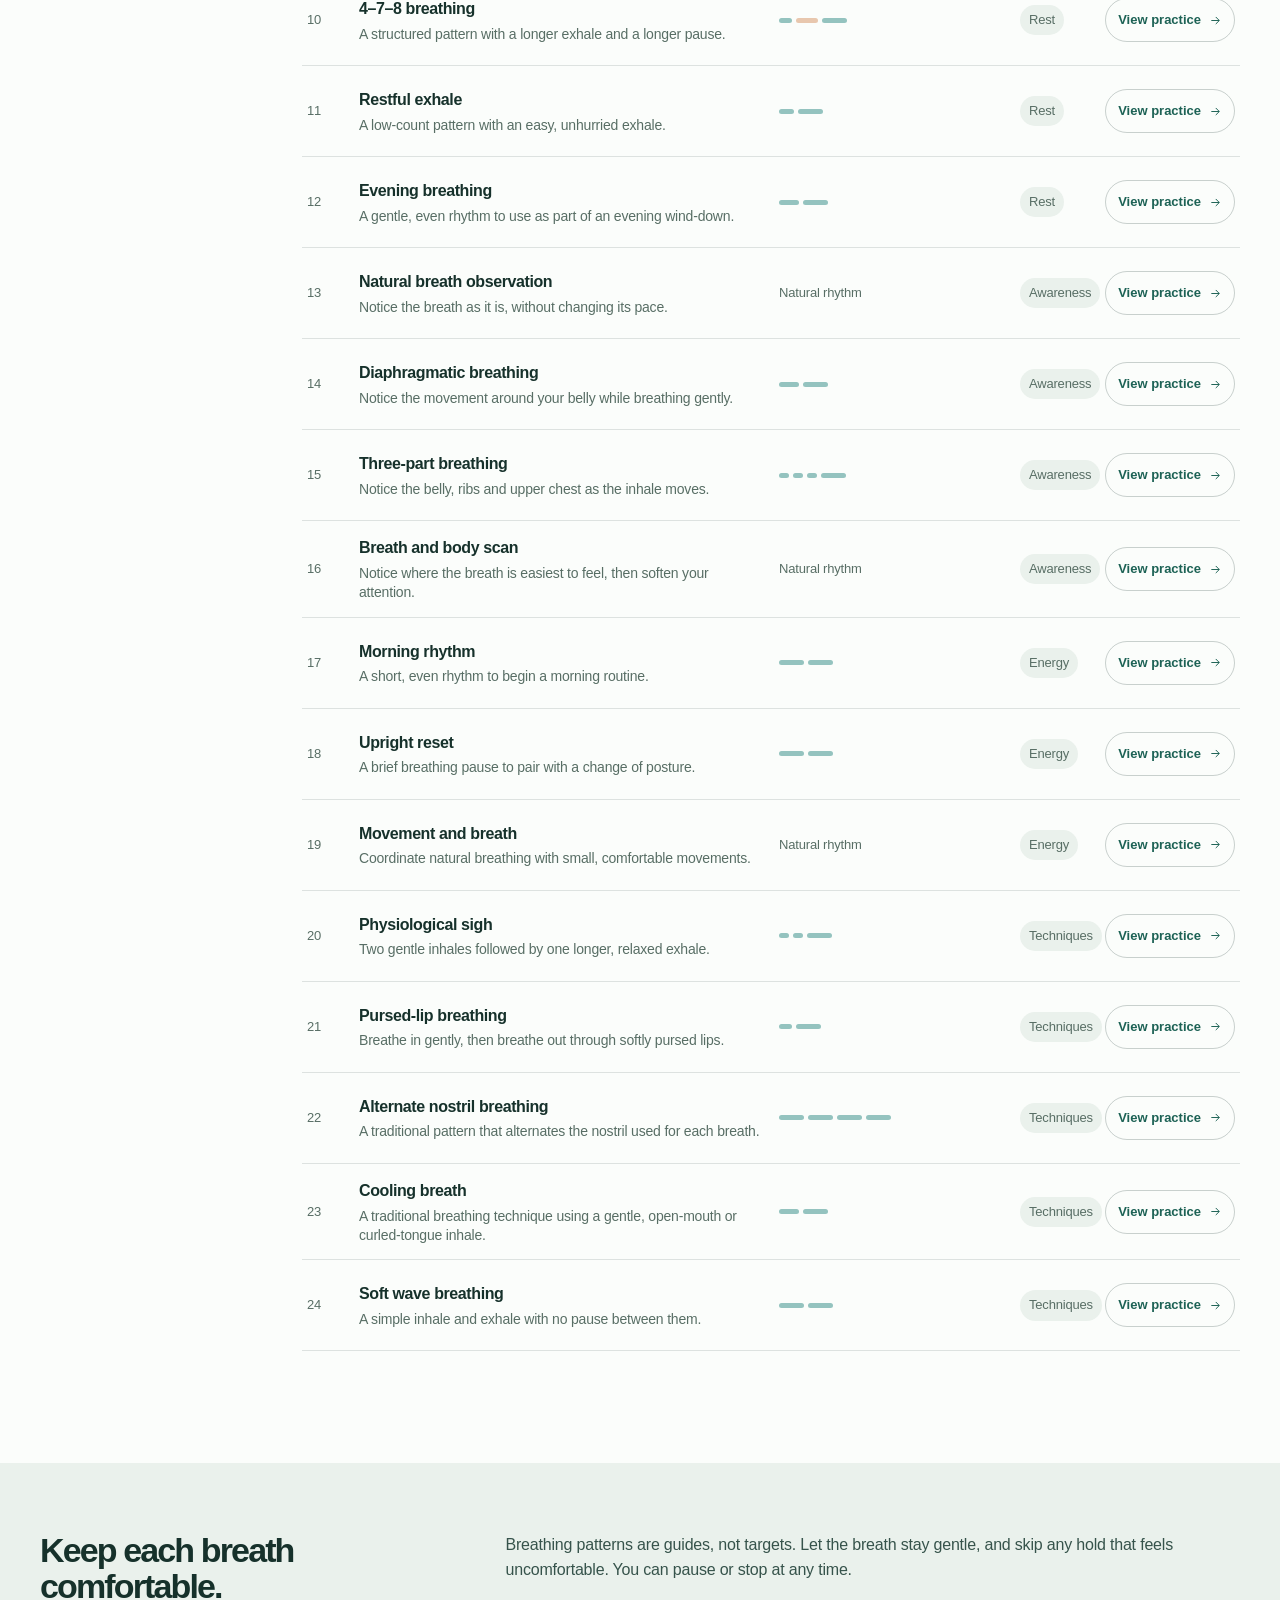
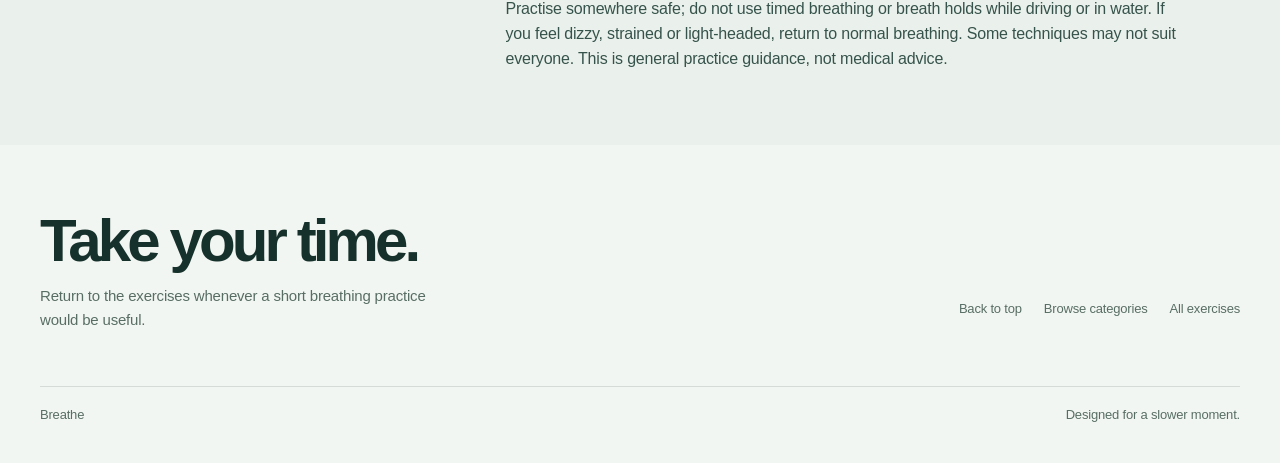
<file: previews/V2/index.html>
<!doctype html>
<html lang="en" data-theme="light">
<head>
  <meta charset="utf-8">
  <meta name="viewport" content="width=device-width, initial-scale=1, viewport-fit=cover">
  <meta name="theme-color" content="#f2f6f2">
  <meta name="description" content="Guided breathing exercises for everyday moments. Begin with three simple cycles, then find a practice that suits you.">
  <title>Breathe — Guided breathing exercises</title>
  <style>
    :root {
      color-scheme: light;
      --paper: #f2f6f2;
      --paper-2: #eaf1ec;
      --surface: #fbfdfb;
      --surface-2: #e5eee8;
      --ink: #16312b;
      --ink-2: #36534b;
      --muted: #586e65;
      --muted-2: #586e65;
      --line: rgba(22,49,43,.13);
      --line-strong: rgba(22,49,43,.22);
      --action: #1d6255;
      --action-hover: #164d43;
      --action-ink: #f4fbf7;
      --mint: #9dcbbb;
      --sea: #88bdb8;
      --sky: #a9c9d0;
      --peach: #e5c1a5;
      --rose: #dfb9b4;
      --shadow: 0 22px 70px rgba(32,75,64,.13);
      --shadow-soft: 0 8px 28px rgba(32,75,64,.09);
      --radius-lg: 28px;
      --radius-md: 18px;
      --radius-sm: 12px;
      --wrap: min(1260px, calc(100% - 80px));
      --nav-h: 76px;
    }
    html[data-theme="dark"] {
      color-scheme: dark;
      --paper: #101f1c;
      --paper-2: #152a25;
      --surface: #1a302a;
      --surface-2: #203a33;
      --ink: #e8f2ed;
      --ink-2: #c6d8cf;
      --muted: #a1b9ae;
      --muted-2: #819d91;
      --line: rgba(226,243,234,.12);
      --line-strong: rgba(226,243,234,.22);
      --action: #9bcdbb;
      --action-hover: #b4decd;
      --action-ink: #10251f;
      --mint: #5f9b87;
      --sea: #4f8e8d;
      --sky: #648d9a;
      --peach: #bd9170;
      --rose: #ad7976;
      --shadow: 0 22px 70px rgba(0,0,0,.35);
      --shadow-soft: 0 8px 28px rgba(0,0,0,.24);
    }
    * { box-sizing: border-box; }
    html { scroll-behavior: auto; scroll-padding-top: 24px; }
    body {
      margin: 0;
      background: var(--paper);
      color: var(--ink);
      font-family: ui-sans-serif, -apple-system, BlinkMacSystemFont, "Segoe UI", Arial, sans-serif;
      font-size: 16px;
      line-height: 1.55;
      letter-spacing: -.012em;
      transition: background .35s ease, color .35s ease;
    }
    button, input { font: inherit; }
    button { color: inherit; }
    a { color: inherit; text-decoration: none; }
    button:focus-visible, a:focus-visible, input:focus-visible { outline: 3px solid color-mix(in srgb, var(--action) 55%, white); outline-offset: 3px; }
    .skip-link { position: absolute; left: 16px; top: -60px; z-index: 99; padding: 10px 14px; color: var(--action-ink); background: var(--action); border-radius: 10px; }
    .skip-link:focus { top: 12px; }
    .wrap { width: var(--wrap); margin-inline: auto; }
    .topbar {
      height: var(--nav-h);
      display: flex;
      align-items: center;
      justify-content: space-between;
      gap: 24px;
      width: var(--wrap);
      margin: 0 auto;
      position: relative;
      z-index: 10;
    }
    .brand { display: inline-flex; align-items: center; gap: 10px; min-width: 160px; font-size: 17px; font-weight: 650; letter-spacing: -.045em; }
    .brand-mark { width: 27px; height: 27px; position: relative; border: 1.4px solid var(--action); border-radius: 50%; display: inline-block; }
    .brand-mark::before { content: ""; position: absolute; inset: 4px -2px 1px 4px; border: 1.3px solid var(--sea); border-radius: 50%; transform: rotate(-28deg); }
    .brand-mark::after { content: ""; position: absolute; width: 6px; height: 6px; border-radius: 50%; background: var(--action); right: -2px; top: 2px; }
    .nav-links { display: flex; align-items: center; gap: 34px; margin-left: auto; }
    .nav-links a { min-height: 44px; display: inline-flex; align-items: center; color: var(--ink-2); font-size: 14px; font-weight: 550; transition: color .2s ease; }
    .nav-links a:hover { color: var(--action); }
    .icon-button { border: 1px solid var(--line); background: transparent; width: 44px; height: 44px; border-radius: 50%; display: inline-grid; place-items: center; cursor: pointer; transition: background .2s ease, border-color .2s ease, transform .2s ease; }
    .icon-button:hover { background: var(--surface); border-color: var(--line-strong); transform: translateY(-1px); }
    .icon-button svg { width: 18px; height: 18px; }
    .mobile-menu { display: none; }

    .hero {
      min-height: calc(100svh - var(--nav-h));
      display: grid;
      grid-template-columns: minmax(360px, .84fr) minmax(0, 1.16fr);
      align-items: center;
      width: var(--wrap);
      margin: 0 auto;
      padding: 6px 0 54px;
      position: relative;
      isolation: isolate;
    }
    .hero-copy { padding: 36px 0 54px; max-width: 540px; position: relative; z-index: 2; }
    .kicker { margin: 0 0 24px; display: inline-flex; align-items: center; gap: 10px; color: var(--muted); font-size: 13px; font-weight: 600; letter-spacing: .01em; }
    .kicker::before { content: ""; width: 25px; height: 1px; background: var(--action); }
    h1, h2, h3, p { margin-top: 0; }
    h1 { font-size: clamp(42px, 5.1vw, 72px); line-height: .99; letter-spacing: -.065em; font-weight: 560; max-width: 610px; margin: 0 0 26px; }
    h1 .soft { color: var(--muted); font-weight: 430; }
    .hero-lede { color: var(--ink-2); font-size: 18px; line-height: 1.55; max-width: 455px; margin: 0 0 32px; }
    .primary-button { display: inline-flex; align-items: center; gap: 16px; min-height: 54px; padding: 0 22px 0 24px; border: 0; border-radius: 999px; background: var(--action); color: var(--action-ink); font-weight: 650; font-size: 15px; cursor: pointer; box-shadow: 0 7px 16px rgba(29,98,85,.15); transition: background .2s ease, transform .2s ease, box-shadow .2s ease; }
    .primary-button:hover { background: var(--action-hover); transform: translateY(-2px); box-shadow: 0 12px 22px rgba(29,98,85,.19); }
    .primary-button:active { transform: translateY(0) scale(.985); }
    .button-arrow { display: inline-grid; place-items: center; width: 25px; height: 25px; border-radius: 50%; color: currentColor; background: rgba(255,255,255,.15); }
    .button-arrow svg { width: 14px; height: 14px; }
    .hero-facts { display: flex; align-items: center; gap: 20px; margin: 18px 0 0 4px; color: var(--muted); font-size: 13px; }
    .hero-facts span { display: inline-flex; align-items: center; gap: 7px; }
    .hero-facts span + span::before { content: ""; width: 3px; height: 3px; border-radius: 50%; background: var(--muted-2); margin-right: 12px; }
    .hero-explore { min-height: 44px; display: inline-flex; align-items: center; gap: 12px; margin-top: 72px; color: var(--muted); font-size: 13px; font-weight: 600; }
    .hero-explore .down { width: 30px; height: 30px; border: 1px solid var(--line-strong); border-radius: 50%; display: inline-grid; place-items: center; transition: transform .2s ease, background .2s ease; }
    .hero-explore:hover .down { transform: translateY(3px); background: var(--surface); }
    .hero-explore svg { width: 14px; height: 14px; }

    .hero-art {
      min-height: 630px;
      height: min(72vh, 720px);
      position: relative;
      display: grid;
      place-items: center;
      overflow: hidden;
      border-radius: 42% 45% 38% 40% / 45% 39% 47% 42%;
      background:
        radial-gradient(ellipse at 55% 49%, rgba(220,242,230,.94) 0%, rgba(224,239,230,.54) 32%, rgba(232,240,234,.10) 63%, transparent 75%),
        radial-gradient(ellipse at 77% 21%, rgba(189,221,218,.55), transparent 43%),
        radial-gradient(ellipse at 22% 80%, rgba(201,225,213,.47), transparent 42%);
      margin-right: -50px;
    }
    .hero-art::before { content: ""; position: absolute; inset: 4% 6%; border: 1px solid rgba(73,124,109,.12); border-radius: 50%; transform: rotate(-14deg) scaleX(1.05); }
    .hero-art::after { content: ""; position: absolute; inset: 9% 1%; border: 1px solid rgba(73,124,109,.10); border-radius: 50%; transform: rotate(18deg) scaleY(.89); }
    .contour-lines { position: absolute; width: 120%; height: 100%; inset: 0 -10%; opacity: .48; pointer-events: none; }
    .orb-wrap { position: relative; z-index: 2; width: min(75%, 570px); aspect-ratio: 1; display: grid; place-items: center; }
    .orb-svg { width: 100%; height: 100%; overflow: visible; filter: drop-shadow(0 34px 36px rgba(45,104,89,.12)); }
    .orb-svg .glass-body { transform-box: fill-box; transform-origin: center; transition: transform var(--phase-duration, 4s) cubic-bezier(.2,.72,.19,1); }
    .orb-svg .wave-a, .orb-svg .wave-b { transform-origin: center; }
    .hero-art[data-phase="inhale"] .glass-body { transform: scale(1.105); }
    .hero-art[data-phase="hold"] .glass-body { transform: scale(1.105); }
    .hero-art[data-phase="exhale"] .glass-body { transform: scale(.91); }
    .orb-label { position: absolute; z-index: 4; text-align: center; width: 54%; pointer-events: none; color: #153f37; transition: opacity .25s ease; }
    .orb-label strong { display: block; font-size: clamp(20px, 2.2vw, 29px); letter-spacing: -.055em; font-weight: 560; line-height: 1.12; }
    .orb-label span { display: block; margin-top: 8px; color: rgba(21,63,55,.72); font-size: 15px; font-variant-numeric: tabular-nums; }
     .orb-serial { position: absolute; top: 15%; right: 10%; font-size: 13px; color: var(--muted); letter-spacing: .05em; }
    .orb-caption { position: absolute; bottom: 11%; right: 8%; display: flex; align-items: center; gap: 10px; color: var(--muted); font-size: 13px; }
    .orb-caption::before { content: ""; width: 30px; height: 1px; background: var(--muted-2); }
    .intro-controls { display: none; align-items: center; flex-wrap: wrap; gap: 9px; margin-top: 22px; }
    .intro-controls.visible { display: flex; }
    .text-button { min-height: 44px; display: inline-flex; align-items: center; gap: 8px; border: 1px solid var(--line); border-radius: 999px; background: transparent; padding: 10px 14px; color: var(--ink-2); font-size: 13px; font-weight: 600; cursor: pointer; transition: background .2s ease, border .2s ease; }
    .text-button:hover { background: var(--surface); border-color: var(--line-strong); }
    .text-button svg { width: 15px; height: 15px; }
    .intro-progress { display: none; width: min(100%, 300px); margin-top: 22px; }
    .intro-progress.visible { display: block; }
    .progress-track { height: 3px; background: var(--line); overflow: hidden; border-radius: 10px; }
    .progress-value { height: 100%; width: 0; background: var(--action); border-radius: inherit; transition: width .25s linear; }
    .progress-meta { display: flex; justify-content: space-between; margin-top: 9px; color: var(--muted); font-size: 13px; }
    .hero.is-active .hero-lede { max-width: 390px; }
    .hero.is-complete .hero-art { background: radial-gradient(ellipse at 50% 50%, rgba(219,239,225,.86), rgba(232,242,235,.20) 64%, transparent 78%); }

    .section { padding: 112px 0; }
    .section-head { display: flex; align-items: end; justify-content: space-between; gap: 40px; margin-bottom: 46px; }
    .section-head h2 { font-size: clamp(35px, 4vw, 54px); line-height: 1.02; letter-spacing: -.06em; font-weight: 540; margin: 0; max-width: 640px; }
    .section-head p { color: var(--muted); max-width: 360px; margin: 0 2px 2px 0; font-size: 16px; }
    .section-index { color: var(--muted-2); font-size: 13px; font-weight: 650; margin-bottom: 16px; }
    .category-section { background: var(--paper-2); position: relative; overflow: hidden; }
    .category-section::before { content: ""; position: absolute; width: 520px; height: 520px; border-radius: 50%; border: 1px solid var(--line); right: -190px; top: 85px; box-shadow: 0 0 0 32px rgba(120,173,150,.035), 0 0 0 78px rgba(120,173,150,.025); }
    .category-grid { display: grid; grid-template-columns: repeat(12, 1fr); gap: 15px; position: relative; }
    .category-tile {
      min-height: 235px; border-radius: var(--radius-lg); overflow: hidden; padding: 25px 28px; display: flex; flex-direction: column; justify-content: space-between;
      position: relative; isolation: isolate; background: var(--tile-ground, #dcebe2); color: #173b33; transition: transform .25s ease, box-shadow .25s ease;
    }
    .category-tile:hover { transform: translateY(-3px); box-shadow: var(--shadow-soft); }
    .category-tile:nth-child(1) { grid-column: span 7; min-height: 270px; }
    .category-tile:nth-child(2) { grid-column: span 5; min-height: 270px; }
    .category-tile:nth-child(3), .category-tile:nth-child(4), .category-tile:nth-child(5) { grid-column: span 4; }
    .category-tile:nth-child(6) { grid-column: span 12; min-height: 170px; }
    .category-tile[data-tone="mint"] { --tile-ground: #dbeae0; --orb-one:#d4f0dd; --orb-two:#85b9a6; }
    .category-tile[data-tone="blue"] { --tile-ground: #dce9e9; --orb-one:#d4f0ed; --orb-two:#83b9c0; }
    .category-tile[data-tone="peach"] { --tile-ground: #efe3d6; --orb-one:#fae8ce; --orb-two:#d7a77f; }
    .category-tile[data-tone="rose"] { --tile-ground: #ecdfdc; --orb-one:#f7e7e1; --orb-two:#d4a7a0; }
    .category-tile[data-tone="stone"] { --tile-ground: #e3e9df; --orb-one:#e9f0dc; --orb-two:#b6c39b; }
    .category-tile[data-tone="gold"] { --tile-ground: #eee6d4; --orb-one:#f8ebc9; --orb-two:#cfad75; }
    .tile-top { position: relative; z-index: 2; display: flex; justify-content: space-between; align-items: center; }
    .tile-number { font-size: 13px; color: #36534b; font-variant-numeric: tabular-nums; }
    .tile-mark { width: 31px; height: 31px; border: 1px solid rgba(23,59,51,.28); display: grid; place-items: center; border-radius: 50%; }
    .tile-mark svg { width: 14px; height: 14px; }
    .tile-copy { z-index: 2; position: relative; max-width: 300px; }
    .category-tile h3 { font-size: clamp(23px, 2.3vw, 32px); line-height: 1.05; letter-spacing: -.055em; font-weight: 570; margin: 0 0 9px; }
    .category-tile p { max-width: 250px; color: #36534b; margin: 0; font-size: 16px; line-height: 1.5; }
    .tile-count { display: block; margin-top: 18px; color: #36534b; font-size: 13px; font-weight: 650; }
    .tile-orb { position: absolute; width: 190px; aspect-ratio: 1; right: 5%; top: 8%; border-radius: 50%; background: radial-gradient(circle at 31% 27%, rgba(255,255,255,.9), transparent 23%), radial-gradient(circle at 62% 68%, var(--orb-two), transparent 63%), radial-gradient(circle at 33% 30%, var(--orb-one), #c3dfd2 68%, #8ab5a7 100%); box-shadow: inset -12px -17px 34px rgba(53,100,83,.16), inset 7px 8px 15px rgba(255,255,255,.7), 0 20px 40px rgba(55,100,82,.12); opacity: .88; }
    .tile-orb::before { content: ""; position: absolute; inset: 9%; border-radius: 50%; border: 1px solid rgba(255,255,255,.7); transform: rotate(-28deg) scaleX(.8); }
    .tile-orb::after { content: ""; position: absolute; left: -15%; top: 48%; width: 130%; height: 25%; border: 1px solid rgba(255,255,255,.65); border-radius: 50%; transform: rotate(-24deg); box-shadow: 0 8px 12px rgba(255,255,255,.16); }
    .category-tile:nth-child(1) .tile-orb { width: 260px; right: 7%; top: 2%; }
    .category-tile:nth-child(2) .tile-orb { width: 220px; right: 0; top: 12%; }
    .category-tile:nth-child(3) .tile-orb, .category-tile:nth-child(4) .tile-orb, .category-tile:nth-child(5) .tile-orb { width: 154px; right: -5%; top: 8%; }
    .category-tile:nth-child(6) .tile-orb { width: 170px; right: 10%; top: 1%; }
    .category-tile:nth-child(6) .tile-copy { max-width: 520px; }
    .category-tile:nth-child(6) .tile-orb { background: radial-gradient(circle at 31% 27%, rgba(255,255,255,.92), transparent 23%), radial-gradient(circle at 62% 68%, var(--orb-two), transparent 63%), radial-gradient(circle at 33% 30%, var(--orb-one), #e6d4ab 68%, #c9a772 100%); }
    .category-tile:hover .tile-orb { transform: translateY(-4px) rotate(3deg); transition: transform .6s cubic-bezier(.2,.7,.2,1); }
    .category-tile:nth-child(3) .tile-orb { background: radial-gradient(circle at 31% 27%, rgba(255,255,255,.9), transparent 23%), radial-gradient(circle at 62% 68%, var(--orb-two), transparent 63%), radial-gradient(circle at 33% 30%, var(--orb-one), #f2d6bd 68%, #cf9e7b 100%); }
    .category-tile:nth-child(4) .tile-orb { background: radial-gradient(circle at 31% 27%, rgba(255,255,255,.9), transparent 23%), radial-gradient(circle at 62% 68%, var(--orb-two), transparent 63%), radial-gradient(circle at 33% 30%, var(--orb-one), #efd7d1 68%, #cf9f99 100%); }

    .library-section { background: var(--surface); }
    .library-topline { display: flex; justify-content: space-between; gap: 24px; align-items: end; margin-bottom: 30px; }
    .library-topline h2 { margin: 0; font-size: clamp(34px, 4vw, 52px); line-height: 1.02; letter-spacing: -.06em; font-weight: 540; }
    .library-topline p { max-width: 365px; margin: 0 0 2px; color: var(--muted); font-size: 16px; }
    .library-shell { display: grid; grid-template-columns: 220px minmax(0,1fr); gap: 42px; align-items: start; }
    .filter-rail { border-top: 1px solid var(--line-strong); padding-top: 18px; }
    .filter-rail h3 { font-size: 13px; color: var(--muted); font-weight: 650; margin: 0 0 14px; }
    .filter-list { display: grid; gap: 4px; }
    .filter-button { min-height: 44px; width: 100%; display: flex; align-items: center; justify-content: space-between; gap: 10px; padding: 10px 11px; border: 0; border-radius: 10px; background: transparent; color: var(--ink-2); text-align: left; font-size: 15px; cursor: pointer; transition: background .18s ease, color .18s ease; }
    .filter-button:hover { background: var(--paper-2); }
    .filter-button[aria-pressed="true"] { color: var(--action); background: var(--paper-2); font-weight: 650; }
    .filter-count { color: var(--muted-2); font-size: 13px; font-variant-numeric: tabular-nums; }
    .search-row { display: flex; align-items: center; justify-content: space-between; gap: 16px; margin-bottom: 20px; }
    .search-box { width: min(400px,100%); display: flex; align-items: center; gap: 11px; border: 1px solid var(--line-strong); background: var(--paper); padding: 0 14px; height: 47px; border-radius: 999px; }
    .search-box svg { width: 17px; height: 17px; color: var(--muted); flex: 0 0 auto; }
    .search-box input { width: 100%; border: 0; outline: 0; background: transparent; color: var(--ink); font-size: 15px; min-width: 0; }
    .search-box input::placeholder { color: var(--muted-2); }
    .result-count { color: var(--muted); font-size: 13px; white-space: nowrap; }
    .exercise-list { border-top: 1px solid var(--line-strong); }
    .exercise-row { display: grid; grid-template-columns: 35px minmax(170px,1.35fr) minmax(115px,.75fr) 86px 112px; align-items: center; gap: 17px; min-height: 91px; border-bottom: 1px solid var(--line); padding: 15px 5px; transition: background .2s ease; }
    .exercise-row:hover { background: color-mix(in srgb, var(--paper-2) 60%, transparent); }
    .exercise-index { color: var(--muted-2); font-size: 13px; font-variant-numeric: tabular-nums; }
    .exercise-name { font-size: 16px; font-weight: 650; letter-spacing: -.025em; margin: 0 0 3px; }
    .exercise-desc { color: var(--muted); font-size: 14px; margin: 0; line-height: 1.35; }
    .exercise-pattern { display: flex; align-items: center; gap: 4px; color: var(--muted); font-size: 13px; }
    .pattern-segment { height: 5px; min-width: 10px; border-radius: 99px; background: var(--sea); opacity: .9; }
    .pattern-segment.hold { background: var(--peach); }
    .exercise-tag { display: inline-flex; width: max-content; max-width: 100%; border-radius: 999px; padding: 5px 9px; background: var(--paper-2); color: var(--muted); font-size: 13px; white-space: nowrap; }
    .row-action { min-height: 44px; justify-self: end; display: inline-flex; align-items: center; gap: 8px; padding: 9px 12px; border: 1px solid var(--line-strong); border-radius: 999px; background: transparent; color: var(--action); font-size: 13px; font-weight: 700; cursor: pointer; white-space: nowrap; transition: background .18s ease, border-color .18s ease; }
    .row-action:hover { background: var(--paper-2); border-color: var(--action); }
    .row-action svg { width: 13px; height: 13px; }
    .empty-state { display: none; padding: 55px 25px; text-align: center; color: var(--muted); }
    .empty-state.visible { display: block; }

    .practice-note { background: var(--paper-2); padding: 70px 0 74px; }
    .note-layout { display: grid; grid-template-columns: .7fr 1.3fr; gap: 70px; align-items: start; }
    .note-layout h2 { font-size: 34px; line-height: 1.04; letter-spacing: -.055em; font-weight: 550; margin: 0; max-width: 340px; }
    .note-copy { max-width: 680px; }
    .note-copy p { color: var(--ink-2); margin: 0 0 14px; font-size: 16px; }
    .note-copy p:last-child { margin-bottom: 0; }
    .closing { padding: 66px 0 38px; background: var(--paper); }
    .closing-inner { display: flex; justify-content: space-between; align-items: end; gap: 30px; }
    .closing h2 { font-size: clamp(36px, 5vw, 60px); line-height: 1; letter-spacing: -.065em; font-weight: 550; margin: 0 0 13px; }
    .closing p { margin: 0; color: var(--muted); max-width: 400px; font-size: 15px; }
    .closing-links { display: flex; gap: 22px; align-items: center; color: var(--muted); font-size: 13px; }
    .closing-links a { min-height: 44px; display: inline-flex; align-items: center; }
    .closing-links a:hover { color: var(--action); }
    .legal-line { display: flex; justify-content: space-between; gap: 20px; border-top: 1px solid var(--line); margin-top: 55px; padding-top: 18px; color: var(--muted-2); font-size: 13px; }

    .practice-screen { position: fixed; z-index: 50; inset: 0; display: none; overflow: auto; background: var(--paper); }
    .practice-screen.open { display: block; animation: screenIn .3s ease both; }
    .practice-top { height: 74px; width: min(1320px, calc(100% - 64px)); margin: 0 auto; display: flex; align-items: center; justify-content: space-between; gap: 20px; }
    .practice-top .back-button { min-height: 44px; border: 0; background: transparent; display: inline-flex; align-items: center; gap: 10px; color: var(--ink-2); font-size: 14px; font-weight: 600; cursor: pointer; padding: 8px 0; }
    .practice-top .back-button svg { width: 17px; height: 17px; }
    .practice-top-right { display: flex; align-items: center; gap: 8px; }
    .practice-content { width: min(1160px, calc(100% - 64px)); margin: 0 auto; min-height: calc(100svh - 74px); display: grid; grid-template-columns: .8fr 1.2fr; gap: 48px; align-items: center; padding: 30px 0 70px; }
    .practice-details { max-width: 430px; }
    .practice-category { color: var(--muted); font-size: 13px; margin: 0 0 16px; }
    .practice-details h2 { font-size: clamp(38px, 5vw, 60px); line-height: .98; letter-spacing: -.065em; font-weight: 550; margin: 0 0 17px; }
    .practice-details > p { color: var(--ink-2); font-size: 16px; margin: 0 0 23px; }
    .practice-meta { display: flex; gap: 8px; flex-wrap: wrap; margin: 0 0 28px; }
    .meta-chip { font-size: 13px; padding: 7px 10px; color: var(--muted); background: var(--surface-2); border-radius: 999px; }
    .pattern-detail { border-top: 1px solid var(--line-strong); border-bottom: 1px solid var(--line-strong); padding: 16px 0; margin-bottom: 24px; }
    .pattern-detail strong { display: block; font-size: 13px; color: var(--muted); margin-bottom: 10px; }
    .pattern-flow { display: flex; align-items: center; gap: 7px; flex-wrap: wrap; }
    .pattern-step { color: var(--ink); background: var(--surface-2); padding: 8px 10px; font-size: 14px; border-radius: 9px; }
    .pattern-step small { display: block; color: var(--muted); font-size: 13px; }
    .practice-caution { color: var(--muted); font-size: 14px; line-height: 1.5; margin: 0 0 25px; }
    .practice-action-row { display: flex; gap: 10px; align-items: center; flex-wrap: wrap; }
    .practice-stage { min-height: 550px; border-radius: 36px; background: radial-gradient(ellipse at 50% 48%, #d4e9df 0%, #e5efe8 43%, #edf3ed 72%); display: grid; place-items: center; position: relative; overflow: hidden; }
    html[data-theme="dark"] .practice-stage { background: radial-gradient(ellipse at 50% 48%, #244f43 0%, #18372f 48%, #142b25 75%); }
    html[data-theme="dark"] .session-topline, html[data-theme="dark"] .session-message { color: rgba(232,242,237,.84); }
    html[data-theme="dark"] .practice-done { background: rgba(16,31,28,.95); color: var(--ink); }
    .practice-stage::before, .practice-stage::after { content: ""; position: absolute; width: 75%; aspect-ratio: 1; border-radius: 50%; border: 1px solid rgba(65,122,103,.16); transform: rotate(-22deg) scaleY(.75); }
    .practice-stage::after { width: 92%; transform: rotate(24deg) scaleY(.63); border-color: rgba(65,122,103,.1); }
    .practice-orb-wrap { width: min(72%, 410px); aspect-ratio: 1; display: grid; place-items: center; position: relative; z-index: 2; }
    .practice-orb-wrap .orb-svg { width: 100%; }
    .practice-stage[data-phase="inhale"] .glass-body { transform: scale(1.1); }
    .practice-stage[data-phase="hold"] .glass-body { transform: scale(1.1); }
    .practice-stage[data-phase="exhale"] .glass-body { transform: scale(.9); }
    .practice-stage .orb-label { width: 58%; }
    .session-topline { position: absolute; z-index: 3; top: 28px; left: 32px; right: 32px; display: flex; justify-content: space-between; color: rgba(22,49,43,.72); font-size: 13px; }
    .session-controls { display:none; position: absolute; z-index: 3; bottom: 31px; left: 0; right: 0; justify-content: center; align-items: center; gap: 10px; }
    .practice-stage.session-active .session-controls { display:flex; }
    .practice-stage.session-complete .session-controls { display:none; }
    .session-controls .icon-button { background: rgba(255,255,255,.55); border-color: rgba(255,255,255,.8); color: #234d42; }
    .session-controls .main-control { width: 52px; height: 52px; background: var(--action); color: var(--action-ink); border-color: transparent; }
    .session-controls .main-control svg { width: 20px; height: 20px; }
    .duration-select { height: 44px; padding: 0 13px; border-radius: 999px; border: 1px solid var(--line-strong); color: var(--ink-2); background: var(--surface); font-size: 13px; }
    .session-message { position: absolute; bottom: 100px; z-index: 3; color: rgba(22,49,43,.78); font-size: 13px; text-align: center; }
    .practice-done { display: none; text-align: center; position: absolute; z-index: 5; inset: 0; align-items: center; justify-content: center; flex-direction: column; background: rgba(229,239,232,.93); padding: 28px; }
    .practice-done.visible { display: flex; }
    .practice-done h3 { font-size: 32px; letter-spacing: -.05em; margin: 0 0 8px; }
    .practice-done p { color: var(--muted); max-width: 330px; margin: 0 0 22px; }
    .mobile-practice-bar { display: none; }

    @keyframes screenIn { from { opacity:0; transform:translateY(8px); } to { opacity:1; transform:translateY(0); } }

    @media (max-width: 900px) {
      .library-shell { grid-template-columns: 1fr; gap: 20px; }
      .filter-rail { border-top: 0; padding: 0; }
      .filter-rail h3 { margin-bottom: 9px; }
      .filter-list { display:flex; flex-wrap:wrap; gap:8px; overflow:visible; padding-bottom:5px; }
      .filter-button { width:auto; flex:0 0 auto; border:1px solid var(--line); border-radius:999px; padding:8px 12px; }
      .filter-count { display:none; }
    }
    @media (max-width: 1050px) {
      :root { --wrap: min(100% - 52px, 920px); }
      .hero { grid-template-columns: .88fr 1.12fr; }
      .hero-art { margin-right: -25px; min-height: 520px; }
      .orb-wrap { width: 82%; }
      .category-tile:nth-child(1), .category-tile:nth-child(2) { min-height: 245px; }
      .category-tile:nth-child(1) { grid-column: span 7; }
      .category-tile:nth-child(2) { grid-column: span 5; }
      .category-tile:nth-child(3), .category-tile:nth-child(4), .category-tile:nth-child(5) { grid-column: span 4; }
    .category-tile:nth-child(6) { grid-column: span 12; min-height: 170px; }
      .exercise-row { grid-template-columns: 28px minmax(145px,1.3fr) minmax(100px,.7fr) 76px 104px; gap: 11px; }
      .practice-content { gap: 28px; }
      .practice-stage { min-height: 490px; }
    }
    @media (max-width: 760px) {
      :root { --wrap: calc(100% - 40px); --nav-h: 68px; }
      .topbar { gap: 10px; }
      .brand { min-width: 0; }
      .nav-links { gap: 17px; }
      .nav-links a { font-size: 13px; }
      .topbar > .icon-button { width: 44px; height: 44px; }
      .hero { min-height: auto; grid-template-columns: 1fr; padding: 26px 0 70px; }
      .hero-copy { padding: 22px 0 12px; max-width: 620px; }
      .kicker { margin-bottom: 16px; }
      h1 { max-width: 650px; font-size: clamp(42px, 8vw, 62px); }
      .hero-lede { font-size: 16px; max-width: 520px; margin-bottom: 24px; }
      .hero-explore { margin-top: 32px; }
      .hero-art { grid-row: 2; min-height: 400px; height: min(105vw, 500px); margin: 8px -15px 0; border-radius: 40% 42% 37% 38% / 40% 37% 45% 43%; }
      .orb-wrap { width: min(76%, 420px); }
      .orb-serial { right: 8%; top: 10%; }
      .orb-caption { bottom: 8%; right: 6%; }
      .section { padding: 80px 0; }
      .section-head, .library-topline { display: block; margin-bottom: 30px; }
      .section-head p, .library-topline p { margin-top: 16px; }
      .category-grid { gap: 10px; }
      .category-tile { padding: 20px; min-height: 228px; }
      .category-tile:nth-child(1), .category-tile:nth-child(2) { grid-column: span 6; min-height: 250px; }
      .category-tile:nth-child(3), .category-tile:nth-child(4), .category-tile:nth-child(5) { grid-column: span 4; min-height: 208px; }
      .category-tile:nth-child(1) .tile-orb, .category-tile:nth-child(2) .tile-orb { width: 155px; right: -5%; top: 10%; }
      .category-tile:nth-child(3) .tile-orb, .category-tile:nth-child(4) .tile-orb, .category-tile:nth-child(5) .tile-orb { width: 120px; right: -15%; top: 8%; }
      .category-tile:nth-child(6) .tile-orb { width: 150px; right: 4%; top: 8%; }
      .category-tile:nth-child(3) .tile-copy, .category-tile:nth-child(4) .tile-copy, .category-tile:nth-child(5) .tile-copy { max-width: 170px; }
      .category-tile:nth-child(3) p, .category-tile:nth-child(4) p, .category-tile:nth-child(5) p { max-width: 145px; }
      .library-shell { grid-template-columns: 1fr; gap: 20px; }
      .filter-rail { border-top: 0; padding: 0; }
      .filter-rail h3 { margin-bottom: 9px; }
      .filter-list { display: flex; flex-wrap: wrap; gap: 8px; overflow: visible; padding-bottom: 5px; }
      .filter-button { width: auto; flex: 0 0 auto; border: 1px solid var(--line); border-radius: 999px; padding: 8px 12px; }
      .filter-count { display: none; }
      .exercise-row { grid-template-columns: 25px minmax(0,1fr) auto; gap: 8px 12px; padding: 14px 3px; }
      .exercise-pattern { grid-column: 2; grid-row: 2; }
      .exercise-tag { display: none; }
      .row-action { grid-column: 3; grid-row: 1 / span 2; }
      .practice-note { padding: 62px 0; }
      .note-layout { grid-template-columns: 1fr; gap: 20px; }
      .note-layout h2 { max-width: 520px; }
      .closing-inner { display: block; }
      .closing-links { margin-top: 30px; }
      .legal-line { margin-top: 40px; flex-wrap: wrap; }
      .practice-top { width: calc(100% - 40px); height: 64px; }
      .practice-content { width: calc(100% - 40px); min-height: auto; display: flex; flex-direction: column; align-items: stretch; gap: 23px; padding: 24px 0 45px; }
      .practice-details { max-width: none; }
      .practice-details h2 { font-size: 42px; margin-bottom: 10px; }
      .practice-details > p { margin-bottom: 13px; }
      .practice-meta { margin-bottom: 15px; }
      .pattern-detail { margin-bottom: 14px; padding: 12px 0; }
      .practice-caution { margin-bottom: 15px; }
      .practice-stage { min-height: 390px; border-radius: 28px; }
      .practice-orb-wrap { width: min(70%, 290px); }
      .session-topline { top: 18px; left: 18px; right: 18px; }
      .session-controls { bottom: 18px; }
      .session-message { bottom: 82px; }
    }
    @media (max-width: 500px) {
      .nav-links a[href="#practice-note"] { display:none; }
      :root { --wrap: calc(100% - 32px); }
      .brand { font-size: 16px; }
      .brand-mark { width: 24px; height: 24px; }
      .nav-links { gap: 12px; }
      .nav-links a { font-size: 13px; }
      .topbar > .icon-button { width: 44px; height: 44px; }
      .hero { padding-top: 20px; }
      h1 { font-size: clamp(40px, 11vw, 54px); }
      .hero-facts { flex-wrap: wrap; gap: 8px 13px; }
      .hero-facts span + span::before { margin-right: 7px; }
      .hero-art { min-height: 330px; height: 92vw; margin-inline: -10px; }
      .orb-wrap { width: 82%; }
      .orb-label strong { font-size: 21px; }
      .orb-label span { font-size: 13px; }
      .section { padding: 66px 0; }
      .section-head h2, .library-topline h2 { font-size: 38px; }
      .category-grid { grid-template-columns: repeat(6, 1fr); }
      .category-tile { grid-column: span 6 !important; min-height: 190px !important; padding: 18px 20px; }
      .category-tile:nth-child(1), .category-tile:nth-child(2) { min-height: 212px !important; }
      .category-tile .tile-orb { width: 160px !important; right: 2% !important; top: 5% !important; }
      .category-tile h3 { font-size: 26px; }
      .category-tile p { max-width: 220px !important; }
      .search-row { align-items: center; }
      .result-count { font-size: 13px; }
      .exercise-row { grid-template-columns: 20px minmax(0,1fr) auto; gap: 6px 9px; min-height: 88px; }
      .exercise-name { font-size: 15px; }
      .exercise-desc { font-size: 13px; }
      .row-action { padding: 8px 10px; font-size: 13px; }
      .practice-top { width: calc(100% - 32px); }
      .practice-content { width: calc(100% - 32px); }
      .practice-stage { min-height: 335px; }
      .practice-done h3 { font-size: 27px; }
      .closing { padding-top: 56px; }
      .closing-links { gap: 15px; flex-wrap: wrap; }
    }
    @media (prefers-reduced-motion: reduce) {
      *, *::before, *::after { scroll-behavior: auto !important; animation-duration: .01ms !important; animation-iteration-count: 1 !important; transition-duration: .01ms !important; }
    }
  </style>
</head>
<body>
  <a class="skip-link" href="#main">Skip to content</a>
  <header class="topbar" id="top">
    <a class="brand" href="#top" aria-label="Breathe home"><span class="brand-mark" aria-hidden="true"></span><span>Breathe</span></a>
    <nav class="nav-links" aria-label="Main navigation">
      <a href="#categories">Categories</a>
      <a href="#library">All exercises</a>
      <a href="#practice-note">A note on practice</a>
    </nav>
    <button class="icon-button" id="theme-toggle" type="button" aria-label="Switch to dark theme" title="Switch theme">
      <svg viewBox="0 0 24 24" fill="none" stroke="currentColor" stroke-width="1.7" stroke-linecap="round" stroke-linejoin="round" aria-hidden="true"><path d="M20.2 15.4A8.4 8.4 0 0 1 8.6 3.8 8.5 8.5 0 1 0 20.2 15.4Z"/></svg>
    </button>
  </header>
  <main id="main">
    <section class="hero" id="intro" aria-labelledby="hero-title">
      <div class="hero-copy">
        <p class="kicker" id="hero-kicker">A guided breathing space</p>
        <h1 id="hero-title">Breathing exercises <span class="soft">for everyday moments.</span></h1>
        <p class="hero-lede" id="hero-lede">Start with three short guided cycles. Then find a breathing practice for the moment you're in.</p>
        <button class="primary-button" id="begin-intro" type="button">
          <span id="begin-label">Begin the first exercise</span>
          <span class="button-arrow" aria-hidden="true"><svg viewBox="0 0 24 24" fill="none" stroke="currentColor" stroke-width="1.8" stroke-linecap="round" stroke-linejoin="round"><path d="M5 12h13M13 6l6 6-6 6"/></svg></span>
        </button>
        <div class="hero-facts" id="hero-facts"><span>3 guided cycles</span><span>About 36 seconds</span><span>Pause is optional</span></div>
        <div class="intro-controls" id="intro-controls" aria-label="Introductory exercise controls">
          <button class="text-button" id="pause-intro" type="button"><svg viewBox="0 0 24 24" fill="currentColor"><path d="M8 5h3v14H8zm6 0h3v14h-3z"/></svg><span>Pause</span></button>
          <button class="text-button" id="restart-intro" type="button"><svg viewBox="0 0 24 24" fill="none" stroke="currentColor" stroke-width="1.8" stroke-linecap="round" stroke-linejoin="round"><path d="M3 12a9 9 0 1 0 2.6-6.4L3 8"/><path d="M3 3v5h5"/></svg><span>Start again</span></button>
          <a class="text-button" href="#categories">Skip to exercises</a>
        </div>
        <div class="intro-progress" id="intro-progress" aria-hidden="true">
          <div class="progress-track"><div class="progress-value" id="intro-progress-value"></div></div>
          <div class="progress-meta"><span id="intro-cycle">Cycle 1 of 3</span><span id="intro-remaining">36 seconds</span></div>
        </div>
        <a href="#categories" class="hero-explore" id="hero-explore"><span class="down"><svg viewBox="0 0 24 24" fill="none" stroke="currentColor" stroke-width="1.8" stroke-linecap="round" stroke-linejoin="round"><path d="m6 9 6 6 6-6"/></svg></span><span>Scroll to browse the exercises</span></a>
      </div>
      <div class="hero-art" id="hero-art" data-phase="rest" aria-label="An animated glass orb that expands and contracts with the breathing guide">
        <svg class="contour-lines" viewBox="0 0 900 700" fill="none" aria-hidden="true">
          <path d="M-30 432C120 335 206 344 316 386c112 43 168 45 267 6 111-44 200-41 348 22" stroke="rgba(58,117,101,.22)" stroke-width="1"/>
          <path d="M-30 458C120 361 206 370 316 412c112 43 168 45 267 6 111-44 200-41 348 22" stroke="rgba(58,117,101,.16)" stroke-width="1"/>
          <path d="M-30 484C120 387 206 396 316 438c112 43 168 45 267 6 111-44 200-41 348 22" stroke="rgba(58,117,101,.12)" stroke-width="1"/>
          <path d="M-20 214C106 268 204 281 306 246c114-39 172-98 290-76 107 20 170 74 318 47" stroke="rgba(58,117,101,.14)" stroke-width="1"/>
          <path d="M-20 240C106 294 204 307 306 272c114-39 172-98 290-76 107 20 170 74 318 47" stroke="rgba(58,117,101,.10)" stroke-width="1"/>
        </svg>
        <span class="orb-serial" id="orb-serial">01 / 03</span>
        <div class="orb-wrap">
          <svg class="orb-svg" viewBox="0 0 560 560" role="img" aria-label="A translucent sea-glass sphere with fine flowing lines">
            <defs>
              <radialGradient id="glassFill" cx="31%" cy="24%" r="78%"><stop offset="0" stop-color="#fff" stop-opacity=".96"/><stop offset=".2" stop-color="#e9fff4" stop-opacity=".75"/><stop offset=".47" stop-color="#a6d8c9" stop-opacity=".34"/><stop offset=".76" stop-color="#72b9ae" stop-opacity=".27"/><stop offset="1" stop-color="#dff5e9" stop-opacity=".8"/></radialGradient>
              <linearGradient id="glassEdge" x1=".12" y1=".08" x2=".89" y2=".91"><stop offset="0" stop-color="#fff" stop-opacity=".94"/><stop offset=".26" stop-color="#8bd1bd" stop-opacity=".64"/><stop offset=".56" stop-color="#fff" stop-opacity=".34"/><stop offset=".83" stop-color="#75b9bf" stop-opacity=".75"/><stop offset="1" stop-color="#fff" stop-opacity=".94"/></linearGradient>
              <linearGradient id="currentLine" x1=".08" y1=".2" x2=".96" y2=".78"><stop offset="0" stop-color="#fff" stop-opacity="0"/><stop offset=".23" stop-color="#fff" stop-opacity=".9"/><stop offset=".58" stop-color="#8fd5c3" stop-opacity=".9"/><stop offset=".84" stop-color="#fff" stop-opacity=".88"/><stop offset="1" stop-color="#fff" stop-opacity="0"/></linearGradient>
              <radialGradient id="orbGlow" cx="50%" cy="52%" r="50%"><stop offset="0" stop-color="#d9f7e9" stop-opacity=".65"/><stop offset="1" stop-color="#d9f7e9" stop-opacity="0"/></radialGradient>
              <clipPath id="orbClip"><circle cx="280" cy="280" r="218"/></clipPath>
              <filter id="softBlur" x="-60%" y="-60%" width="220%" height="220%"><feGaussianBlur stdDeviation="12"/></filter>
            </defs>
            <ellipse cx="280" cy="493" rx="157" ry="24" fill="#5b9b88" opacity=".16" filter="url(#softBlur)"/>
            <circle cx="280" cy="280" r="232" fill="url(#orbGlow)"/>
            <g class="glass-body">
              <circle cx="280" cy="280" r="218" fill="url(#glassFill)" stroke="url(#glassEdge)" stroke-width="5"/>
              <circle cx="280" cy="280" r="210" fill="none" stroke="#fff" stroke-opacity=".7" stroke-width="1.4"/>
              <g clip-path="url(#orbClip)">
                <ellipse cx="170" cy="120" rx="150" ry="67" fill="#fff" opacity=".22" filter="url(#softBlur)"/>
                <path class="wave-a" d="M43 255C117 185 174 187 247 232s104 76 170 58 83-58 147-27" fill="none" stroke="url(#currentLine)" stroke-width="23" opacity=".58"/>
                <path class="wave-a" d="M39 258C113 188 170 190 243 235s104 76 170 58 83-58 147-27" fill="none" stroke="#fff" stroke-width="1.1" opacity=".8"/>
                <path class="wave-b" d="M40 334c75-57 132-61 204-23s113 79 179 49 82-67 146-59" fill="none" stroke="url(#currentLine)" stroke-width="14" opacity=".48"/>
                <path class="wave-b" d="M38 346c75-57 132-61 204-23s113 79 179 49 82-67 146-59" fill="none" stroke="#fff" stroke-width="1" opacity=".72"/>
                <path d="M64 397c76-38 142-39 204-9s118 41 183 4 77-46 114-42" fill="none" stroke="#fff" stroke-opacity=".58" stroke-width="1.2"/>
                <path d="M77 167c48-42 94-54 150-43" fill="none" stroke="#fff" stroke-opacity=".9" stroke-width="3" stroke-linecap="round"/>
                <path d="M101 135c35-32 71-43 111-37" fill="none" stroke="#fff" stroke-opacity=".55" stroke-width="1.2" stroke-linecap="round"/>
                <ellipse class="glint" cx="143" cy="129" rx="20" ry="6" fill="#fff" opacity=".65" transform="rotate(-31 143 129)"/>
                <path d="M400 444c46-22 75-49 91-81" fill="none" stroke="#fff" stroke-opacity=".55" stroke-width="2" stroke-linecap="round"/>
                <circle cx="408" cy="145" r="45" fill="#fff" opacity=".11" filter="url(#softBlur)"/>
              </g>
              <circle cx="280" cy="280" r="218" fill="none" stroke="#fff" stroke-opacity=".5" stroke-width="2"/>
              <path d="M145 91c36-27 77-40 116-41" fill="none" stroke="#fff" stroke-width="5" stroke-linecap="round" opacity=".82"/>
              <path d="M424 419c-26 31-57 52-94 63" fill="none" stroke="#fff" stroke-width="3" stroke-linecap="round" opacity=".5"/>
            </g>
          </svg>
          <div class="orb-label" id="hero-orb-label"><strong id="hero-phase">Ready when you are</strong><span id="hero-phase-count">Three gentle cycles</span></div>
        </div>
        <span class="orb-caption" id="orb-caption">A simple place to begin</span>
      </div>
    </section>

    <section class="section category-section" id="categories" aria-labelledby="category-title">
      <div class="wrap">
        <div class="section-head">
          <div><p class="section-index">Browse by intention</p><h2 id="category-title">Browse breathing<br>exercises by intention.</h2></div>
          <p>Different patterns suit different moments. Start with a category, or browse every exercise below.</p>
        </div>
        <div class="category-grid" id="category-grid">
          <a class="category-tile" data-tone="mint" href="#library" data-filter-link="Settle">
            <span class="tile-orb" aria-hidden="true"></span><div class="tile-top"><span class="tile-number">01 / SETTLE</span><span class="tile-mark" aria-hidden="true"><svg viewBox="0 0 24 24" fill="none" stroke="currentColor" stroke-width="1.5"><path d="M4 13c2-6 5-8 8-8s6 2 8 8M6 16c2-4 4-5 6-5s4 1 6 5"/></svg></span></div><div class="tile-copy"><h3>Settle the pace</h3><p>Gentle patterns with an unhurried exhale.</p><span class="tile-count">5 exercises</span></div>
          </a>
          <a class="category-tile" data-tone="blue" href="#library" data-filter-link="Focus">
            <span class="tile-orb" aria-hidden="true"></span><div class="tile-top"><span class="tile-number">02 / FOCUS</span><span class="tile-mark" aria-hidden="true"><svg viewBox="0 0 24 24" fill="none" stroke="currentColor" stroke-width="1.5"><circle cx="12" cy="12" r="7"/><circle cx="12" cy="12" r="2"/><path d="M12 1v3M23 12h-3"/></svg></span></div><div class="tile-copy"><h3>Find a steady rhythm</h3><p>Structured counts for a clear point of attention.</p><span class="tile-count">4 exercises</span></div>
          </a>
          <a class="category-tile" data-tone="peach" href="#library" data-filter-link="Rest">
            <span class="tile-orb" aria-hidden="true"></span><div class="tile-top"><span class="tile-number">03 / REST</span><span class="tile-mark" aria-hidden="true"><svg viewBox="0 0 24 24" fill="none" stroke="currentColor" stroke-width="1.5"><path d="M20 15.5A8.5 8.5 0 0 1 8.5 4 8.5 8.5 0 1 0 20 15.5Z"/></svg></span></div><div class="tile-copy"><h3>Wind down</h3><p>Simple practices for a slower evening.</p><span class="tile-count">3 exercises</span></div>
          </a>
          <a class="category-tile" data-tone="rose" href="#library" data-filter-link="Awareness">
            <span class="tile-orb" aria-hidden="true"></span><div class="tile-top"><span class="tile-number">04 / AWARENESS</span><span class="tile-mark" aria-hidden="true"><svg viewBox="0 0 24 24" fill="none" stroke="currentColor" stroke-width="1.5"><path d="M12 3c4 4 6 7 6 10a6 6 0 0 1-12 0c0-3 2-6 6-10Z"/><path d="M9 14c.5 1.5 1.5 2.3 3 2.5"/></svg></span></div><div class="tile-copy"><h3>Notice the breath</h3><p>Practices that ask you to observe, not perform.</p><span class="tile-count">4 exercises</span></div>
          </a>
          <a class="category-tile" data-tone="stone" href="#library" data-filter-link="Techniques">
            <span class="tile-orb" aria-hidden="true"></span><div class="tile-top"><span class="tile-number">05 / TECHNIQUES</span><span class="tile-mark" aria-hidden="true"><svg viewBox="0 0 24 24" fill="none" stroke="currentColor" stroke-width="1.5"><path d="M4 17c4-8 12-8 16 0M4 7c4 8 12 8 16 0"/><path d="M12 3v18"/></svg></span></div><div class="tile-copy"><h3>Explore techniques</h3><p>Traditional and practical ways to work with breath.</p><span class="tile-count">5 exercises</span></div>
          </a>
          <a class="category-tile" data-tone="gold" href="#library" data-filter-link="Energy">
            <span class="tile-orb" aria-hidden="true"></span><div class="tile-top"><span class="tile-number">06 / ENERGY</span><span class="tile-mark" aria-hidden="true"><svg viewBox="0 0 24 24" fill="none" stroke="currentColor" stroke-width="1.5" stroke-linecap="round" stroke-linejoin="round"><path d="M13 2 4 13h7l-1 9 10-13h-7l0-7Z"/></svg></span></div><div class="tile-copy"><h3>Prepare to move</h3><p>Short, comfortable patterns to pair with a change of pace or gentle movement.</p><span class="tile-count">3 exercises</span></div>
          </a>
        </div>
      </div>
    </section>

    <section class="section library-section" id="library" aria-labelledby="library-title">
      <div class="wrap">
        <div class="library-topline"><div><p class="section-index">The exercise library</p><h2 id="library-title">All breathing exercises.</h2></div><p>Use the search or filters to find a pattern. Choose a comfortable pace rather than trying to match a number.</p></div>
        <div class="library-shell">
          <aside class="filter-rail" aria-label="Filter exercises by category"><h3>Browse categories</h3><div class="filter-list" id="filter-list">
            <button class="filter-button" type="button" data-filter="All" aria-pressed="true"><span>All exercises</span><span class="filter-count" id="count-all">24</span></button>
            <button class="filter-button" type="button" data-filter="Settle" aria-pressed="false"><span>Settle</span><span class="filter-count">5</span></button>
            <button class="filter-button" type="button" data-filter="Focus" aria-pressed="false"><span>Focus</span><span class="filter-count">4</span></button>
            <button class="filter-button" type="button" data-filter="Rest" aria-pressed="false"><span>Rest</span><span class="filter-count">3</span></button>
            <button class="filter-button" type="button" data-filter="Awareness" aria-pressed="false"><span>Awareness</span><span class="filter-count">4</span></button>
            <button class="filter-button" type="button" data-filter="Techniques" aria-pressed="false"><span>Techniques</span><span class="filter-count">5</span></button>
            <button class="filter-button" type="button" data-filter="Energy" aria-pressed="false"><span>Energy</span><span class="filter-count">3</span></button>
          </div></aside>
          <div class="library-results">
            <div class="search-row"><label class="search-box"><svg viewBox="0 0 24 24" fill="none" stroke="currentColor" stroke-width="1.8" stroke-linecap="round"><circle cx="10.8" cy="10.8" r="6.8"/><path d="m16 16 5 5"/></svg><input id="exercise-search" type="search" placeholder="Search breathing exercises" autocomplete="off" aria-label="Search breathing exercises"></label><span class="result-count" id="result-count" aria-live="polite">24 practices</span></div>
            <div class="exercise-list" id="exercise-list"></div>
            <div class="empty-state" id="empty-state"><strong>No matching exercise.</strong><br>Try another search or category.</div>
          </div>
        </div>
      </div>
    </section>

    <section class="practice-note" id="practice-note">
      <div class="wrap note-layout"><h2>Keep each breath comfortable.</h2><div class="note-copy"><p>Breathing patterns are guides, not targets. Let the breath stay gentle, and skip any hold that feels uncomfortable. You can pause or stop at any time.</p><p>Practise somewhere safe; do not use timed breathing or breath holds while driving or in water. If you feel dizzy, strained or light-headed, return to normal breathing. Some techniques may not suit everyone. This is general practice guidance, not medical advice.</p></div></div>
    </section>
  </main>
  <footer class="closing"><div class="wrap"><div class="closing-inner"><div><h2>Take your time.</h2><p>Return to the exercises whenever a short breathing practice would be useful.</p></div><nav class="closing-links" aria-label="Footer navigation"><a href="#top">Back to top</a><a href="#categories">Browse categories</a><a href="#library">All exercises</a></nav></div><div class="legal-line"><span>Breathe</span><span>Designed for a slower moment.</span></div></div></footer>

  <div class="practice-screen" id="practice-screen" role="dialog" aria-modal="true" aria-labelledby="practice-title" aria-describedby="practice-description" aria-hidden="true" tabindex="-1">
    <div class="practice-top"><button class="back-button" id="close-practice" type="button"><svg viewBox="0 0 24 24" fill="none" stroke="currentColor" stroke-width="1.8" stroke-linecap="round" stroke-linejoin="round"><path d="M19 12H5m7 7-7-7 7-7"/></svg>Back to exercises</button><div class="practice-top-right"><button class="icon-button" id="practice-theme-toggle" type="button" aria-label="Switch theme"><svg viewBox="0 0 24 24" fill="none" stroke="currentColor" stroke-width="1.7" stroke-linecap="round"><path d="M20.2 15.4A8.4 8.4 0 0 1 8.6 3.8 8.5 8.5 0 1 0 20.2 15.4Z"/></svg></button></div></div>
    <div class="practice-content">
      <div class="practice-details">
        <p class="practice-category" id="practice-category">Settle · Guided pattern</p>
        <h2 id="practice-title">Longer exhale</h2>
        <p id="practice-description">A gentle pattern that gives the exhale a little more time.</p>
        <div class="practice-meta" id="practice-meta"><span class="meta-chip">Beginner</span><span class="meta-chip">4 in · 6 out</span></div>
        <div class="pattern-detail"><strong>THE PATTERN</strong><div class="pattern-flow" id="pattern-flow"></div></div>
        <p class="practice-caution" id="practice-caution">Keep the counts comfortable. Return to normal breathing if you feel strained or light-headed.</p>
        <div class="practice-action-row" id="practice-start-row"><button class="primary-button" id="start-practice" type="button"><span>Start practice</span><span class="button-arrow" aria-hidden="true"><svg viewBox="0 0 24 24" fill="none" stroke="currentColor" stroke-width="1.8"><path d="M5 12h13M13 6l6 6-6 6"/></svg></span></button><label class="duration-select-label"><span class="sr-only">Session length</span><select class="duration-select" id="session-duration"><option value="1">1 minute</option><option value="3" selected>3 minutes</option><option value="5">5 minutes</option></select></label></div>

      </div>
      <div class="practice-stage" id="practice-stage" data-phase="rest">
        <div class="session-topline"><span id="session-mode">Ready to begin</span><span id="session-clock">3:00</span></div>
        <div class="practice-orb-wrap">
          <svg class="orb-svg" viewBox="0 0 560 560" role="img" aria-label="Glass orb breathing guide">
            <defs>
              <radialGradient id="pGlassFill" cx="31%" cy="24%" r="78%"><stop offset="0" stop-color="#fff" stop-opacity=".96"/><stop offset=".2" stop-color="#e9fff4" stop-opacity=".75"/><stop offset=".47" stop-color="#a6d8c9" stop-opacity=".34"/><stop offset=".76" stop-color="#72b9ae" stop-opacity=".27"/><stop offset="1" stop-color="#dff5e9" stop-opacity=".8"/></radialGradient>
              <linearGradient id="pGlassEdge" x1=".12" y1=".08" x2=".89" y2=".91"><stop offset="0" stop-color="#fff" stop-opacity=".94"/><stop offset=".26" stop-color="#8bd1bd" stop-opacity=".64"/><stop offset=".56" stop-color="#fff" stop-opacity=".34"/><stop offset=".83" stop-color="#75b9bf" stop-opacity=".75"/><stop offset="1" stop-color="#fff" stop-opacity=".94"/></linearGradient>
              <linearGradient id="pCurrentLine" x1=".08" y1=".2" x2=".96" y2=".78"><stop offset="0" stop-color="#fff" stop-opacity="0"/><stop offset=".23" stop-color="#fff" stop-opacity=".9"/><stop offset=".58" stop-color="#8fd5c3" stop-opacity=".9"/><stop offset=".84" stop-color="#fff" stop-opacity=".88"/><stop offset="1" stop-color="#fff" stop-opacity="0"/></linearGradient>
              <clipPath id="pOrbClip"><circle cx="280" cy="280" r="218"/></clipPath>
              <filter id="pSoftBlur"><feGaussianBlur stdDeviation="12"/></filter>
            </defs>
            <ellipse cx="280" cy="493" rx="157" ry="24" fill="#5b9b88" opacity=".16" filter="url(#pSoftBlur)"/>
            <g class="glass-body"><circle cx="280" cy="280" r="218" fill="url(#pGlassFill)" stroke="url(#pGlassEdge)" stroke-width="5"/><circle cx="280" cy="280" r="210" fill="none" stroke="#fff" stroke-opacity=".7" stroke-width="1.4"/><g clip-path="url(#pOrbClip)"><path d="M43 255C117 185 174 187 247 232s104 76 170 58 83-58 147-27" fill="none" stroke="url(#pCurrentLine)" stroke-width="23" opacity=".58"/><path d="M39 258C113 188 170 190 243 235s104 76 170 58 83-58 147-27" fill="none" stroke="#fff" stroke-width="1.1" opacity=".8"/><path d="M40 334c75-57 132-61 204-23s113 79 179 49 82-67 146-59" fill="none" stroke="url(#pCurrentLine)" stroke-width="14" opacity=".48"/><path d="M38 346c75-57 132-61 204-23s113 79 179 49 82-67 146-59" fill="none" stroke="#fff" stroke-width="1" opacity=".72"/><path d="M64 397c76-38 142-39 204-9s118 41 183 4 77-46 114-42" fill="none" stroke="#fff" stroke-opacity=".58" stroke-width="1.2"/><path d="M145 91c36-27 77-40 116-41" fill="none" stroke="#fff" stroke-width="5" stroke-linecap="round" opacity=".82"/></g><circle cx="280" cy="280" r="218" fill="none" stroke="#fff" stroke-opacity=".5" stroke-width="2"/></g>
          </svg>
          <div class="orb-label"><strong id="practice-phase">Ready when you are</strong><span id="practice-phase-count">Choose a duration, then start</span></div>
        </div>
        <div class="session-message" id="session-message">Let the breath stay easy.</div>
        <div class="session-controls"><button class="icon-button" id="session-restart" type="button" aria-label="Restart session"><svg viewBox="0 0 24 24" fill="none" stroke="currentColor" stroke-width="1.8" stroke-linecap="round" stroke-linejoin="round"><path d="M3 12a9 9 0 1 0 2.6-6.4L3 8"/><path d="M3 3v5h5"/></svg></button><button class="icon-button main-control" id="session-pause" type="button" aria-label="Pause session"><svg viewBox="0 0 24 24" fill="currentColor"><path d="M8 5h3v14H8zm6 0h3v14h-3z"/></svg></button><button class="icon-button" id="session-fullscreen" type="button" aria-label="Toggle fullscreen"><svg viewBox="0 0 24 24" fill="none" stroke="currentColor" stroke-width="1.8" stroke-linecap="round"><path d="M8 3H3v5m13-5h5v5M3 16v5h5m13-5v5h-5"/></svg></button></div>
        <div class="practice-done" id="practice-done" aria-live="polite"><h3>Practice complete.</h3><p>Return to the exercise library whenever you are ready.</p><button class="primary-button" id="done-close" type="button"><span>Return to exercises</span><span class="button-arrow"><svg viewBox="0 0 24 24" fill="none" stroke="currentColor" stroke-width="1.8"><path d="M5 12h13M13 6l6 6-6 6"/></svg></span></button></div>
      </div>
    </div>
  </div>

  <style>.sr-only { position:absolute!important; width:1px!important; height:1px!important; padding:0!important; margin:-1px!important; overflow:hidden!important; clip:rect(0,0,0,0)!important; white-space:nowrap!important; border:0!important; } .duration-select-label { display:inline-flex; }</style>
  <script>
    const exercises = [
      {id:'extended-exhale', name:'Longer exhale', category:'Settle', description:'A gentle pattern that gives the exhale a little more time.', level:'Beginner', pattern:'4 in · 6 out', phases:[['Breathe in',4,'inhale'],['Breathe out',6,'exhale']], caution:'Keep the counts comfortable. Shorten the pattern or return to normal breathing if you feel strained.', minutes:'2–5 min'},
      {id:'equal-breathing', name:'Equal breathing', category:'Settle', description:'Give the inhale and exhale the same amount of time.', level:'Beginner', pattern:'4 in · 4 out', phases:[['Breathe in',4,'inhale'],['Breathe out',4,'exhale']], caution:'Use a natural, comfortable breath. The counts are only a suggestion.', minutes:'2–5 min'},
      {id:'coherent-breathing', name:'Slow even breathing', category:'Settle', description:'A steady, even rhythm with a little more time for each breath.', level:'Beginner', pattern:'5 in · 5 out', phases:[['Breathe in',5,'inhale'],['Breathe out',5,'exhale']], caution:'Slow down only as far as feels easy. Do not take unusually deep breaths.', minutes:'2–5 min'},
      {id:'humming-exhale', name:'Humming exhale', category:'Settle', description:'Let a soft hum accompany the exhale, without pushing the sound.', level:'Beginner', pattern:'4 in · 6 hum out', phases:[['Breathe in',4,'inhale'],['Hum softly as you breathe out',6,'exhale']], caution:'Keep the hum quiet and comfortable. Stop if you feel pressure or strain.', minutes:'1–3 min'},
      {id:'gentle-reset', name:'Gentle reset', category:'Settle', description:'A short, simple rhythm for taking a brief pause.', level:'Beginner', pattern:'3 in · 2 pause · 5 out', phases:[['Breathe in',3,'inhale'],['Pause gently',2,'hold'],['Breathe out',5,'exhale']], caution:'The pause is optional. Skip it if holding your breath is uncomfortable.', minutes:'1–3 min'},
      {id:'box-breathing', name:'Box breathing', category:'Focus', description:'Four equal parts create a clear, repeatable pattern.', level:'Intermediate', pattern:'4 · 4 · 4 · 4', phases:[['Breathe in',4,'inhale'],['Hold gently',4,'hold'],['Breathe out',4,'exhale'],['Pause gently',4,'hold']], caution:'Breath holds are optional. Shorten or skip them, and never force the count.', minutes:'2–5 min'},
      {id:'three-three-six', name:'3–3–6 breathing', category:'Focus', description:'A measured inhale, a brief pause and a longer exhale.', level:'Beginner', pattern:'3 in · 3 pause · 6 out', phases:[['Breathe in',3,'inhale'],['Pause gently',3,'hold'],['Breathe out',6,'exhale']], caution:'Skip the pause if it does not feel comfortable.', minutes:'2–4 min'},
      {id:'counted-breathing', name:'Counted breathing', category:'Focus', description:'Count each breath to give your attention one simple task.', level:'Beginner', pattern:'Count 1 to 5', phases:[['Notice the inhale',4,'inhale'],['Notice the exhale',4,'exhale']], caution:'Let your breath find its own comfortable rhythm. The count is a focus aid, not a target.', minutes:'2–5 min'},
      {id:'alternate-count', name:'Alternate count', category:'Focus', description:'Count each exhale from one to five, then begin again.', level:'Beginner', pattern:'Count each exhale', phases:[['Breathe in',4,'inhale'],['Breathe out and count',4,'exhale']], caution:'If you lose count, simply begin again. There is nothing to complete perfectly.', minutes:'2–5 min'},
      {id:'four-seven-eight', name:'4–7–8 breathing', category:'Rest', description:'A structured pattern with a longer exhale and a longer pause.', level:'Intermediate', pattern:'4 in · 7 hold · 8 out', phases:[['Breathe in',4,'inhale'],['Hold gently',7,'hold'],['Breathe out slowly',8,'exhale']], caution:'This pattern includes a long hold. Skip the hold or choose another exercise if it feels uncomfortable. Stop if dizzy.', minutes:'1–3 min'},
      {id:'restful-exhale', name:'Restful exhale', category:'Rest', description:'A low-count pattern with an easy, unhurried exhale.', level:'Beginner', pattern:'3 in · 5 out', phases:[['Breathe in',3,'inhale'],['Breathe out',5,'exhale']], caution:'Keep the breath soft. You do not need to empty your lungs completely.', minutes:'2–5 min'},
      {id:'evening-breath', name:'Evening breathing', category:'Rest', description:'A gentle, even rhythm to use as part of an evening wind-down.', level:'Beginner', pattern:'4 in · 5 out', phases:[['Breathe in',4,'inhale'],['Breathe out',5,'exhale']], caution:'Use this only if it feels pleasant. Return to natural breathing whenever you like.', minutes:'2–5 min'},
      {id:'natural-observation', name:'Natural breath observation', category:'Awareness', description:'Notice the breath as it is, without changing its pace.', level:'Beginner', pattern:'No set count', phases:null, guided:false, caution:'There is no need to make the breath deeper or slower. Simply notice what is already happening.', minutes:'1–5 min'},
      {id:'belly-breathing', name:'Diaphragmatic breathing', category:'Awareness', description:'Notice the movement around your belly while breathing gently.', level:'Beginner', pattern:'Comfortable natural breath', phases:[['Breathe in gently',4,'inhale'],['Breathe out gently',5,'exhale']], caution:'Keep the shoulders relaxed and avoid taking very deep breaths. Stop if uncomfortable.', minutes:'2–5 min'},
      {id:'three-part-breath', name:'Three-part breathing', category:'Awareness', description:'Notice the belly, ribs and upper chest as the inhale moves.', level:'Beginner', pattern:'Belly · ribs · chest', phases:[['Notice the belly',2,'inhale'],['Notice the ribs',2,'inhale'],['Notice the upper chest',2,'inhale'],['Release the breath',5,'exhale']], caution:'This is a gentle awareness exercise, not a test of how much air you can take in.', minutes:'2–4 min'},
      {id:'body-scan-breath', name:'Breath and body scan', category:'Awareness', description:'Notice where the breath is easiest to feel, then soften your attention.', level:'Beginner', pattern:'Observe · soften · repeat', phases:null, guided:false, caution:'Keep your breathing natural. You can open your eyes or stop at any time.', minutes:'3–5 min'},
      {id:'morning-rhythm', name:'Morning rhythm', category:'Energy', description:'A short, even rhythm to begin a morning routine.', level:'Beginner', pattern:'3 in · 3 out', phases:[['Breathe in',3,'inhale'],['Breathe out',3,'exhale']], caution:'Keep the breath comfortable and natural. This is not a performance or a test.', minutes:'1–3 min'},
      {id:'upright-reset', name:'Upright reset', category:'Energy', description:'A brief breathing pause to pair with a change of posture.', level:'Beginner', pattern:'4 in · 4 out', phases:[['Breathe in gently',4,'inhale'],['Breathe out gently',4,'exhale']], caution:'Move into a comfortable position first. Stop if you feel dizzy or strained.', minutes:'1–3 min'},
      {id:'movement-breath', name:'Movement and breath', category:'Energy', description:'Coordinate natural breathing with small, comfortable movements.', level:'Beginner', pattern:'Natural rhythm', phases:null, guided:false, caution:'Keep movements small and breathing natural. Avoid breath holds or forced deep breaths.', minutes:'1–3 min'},
      {id:'physiological-sigh', name:'Physiological sigh', category:'Techniques', description:'Two gentle inhales followed by one longer, relaxed exhale.', level:'Beginner', pattern:'Inhale · small top-up · exhale', phases:[['Breathe in gently',2,'inhale'],['Take a small top-up breath',1,'inhale'],['Let the breath out slowly',5,'exhale']], caution:'Keep both inhales small and comfortable. Do not repeat rapidly or force a deep breath. Stop if dizzy.', minutes:'1–2 min'},
      {id:'pursed-lip', name:'Pursed-lip breathing', category:'Techniques', description:'Breathe in gently, then breathe out through softly pursed lips.', level:'Beginner', pattern:'2 in · 4 out', phases:[['Breathe in through the nose',2,'inhale'],['Breathe out through pursed lips',4,'exhale']], caution:'Do not force the exhale or use this as a substitute for medical guidance when you are breathless.', minutes:'1–3 min'},
      {id:'alternate-nostril', name:'Alternate nostril breathing', category:'Techniques', description:'A traditional pattern that alternates the nostril used for each breath.', level:'Intermediate', pattern:'Left in · right out · switch', phases:[['Breathe in through the left nostril',4,'inhale'],['Breathe out through the right nostril',4,'exhale'],['Breathe in through the right nostril',4,'inhale'],['Breathe out through the left nostril',4,'exhale']], caution:'Use a light touch and do not block the nose forcefully. Skip this if congested or uncomfortable.', minutes:'2–5 min'},
      {id:'cooling-breath', name:'Cooling breath', category:'Techniques', description:'A traditional breathing technique using a gentle, open-mouth or curled-tongue inhale.', level:'Intermediate', pattern:'Gentle inhale · easy exhale', phases:[['Breathe in gently',4,'inhale'],['Breathe out gently',5,'exhale']], caution:'Keep the breath easy and stop if you feel cold, dizzy or uncomfortable. This technique is not suitable for everyone.', minutes:'1–3 min'},
      {id:'soft-wave', name:'Soft wave breathing', category:'Techniques', description:'A simple inhale and exhale with no pause between them.', level:'Beginner', pattern:'4 in · 4 out', phases:[['Breathe in',4,'inhale'],['Breathe out',4,'exhale']], caution:'Let the transitions stay smooth. No need to hold the breath between phases.', minutes:'2–4 min'}
    ];

    const $ = (id) => document.getElementById(id);
    let currentFilter = 'All';
    let selectedExercise = null;
    let practiceReturnFocus = null;
    let introTimer = null;
    let introStartedAt = 0, introElapsedBeforePause = 0, introPaused = false, introState = 'idle';
    let practiceTimer = null;
    let practiceStartedAt = 0, practiceElapsedBeforePause = 0, practicePaused = false, practiceState = 'ready';
    let practiceDurationMs = 180000;
    let introLastPhase = '';
    let practiceLastPhase = '';
    const introPhases = [['Breathe in',4,'inhale'],['Hold gently',2,'hold'],['Breathe out',6,'exhale']];

    function patternBars(phases) {
      if (!phases) return '<span class="exercise-pattern">Natural rhythm</span>';
      const max = Math.max(...phases.map(p=>p[1]));
      return '<span class="exercise-pattern" aria-label="'+phases.map(p=>p[0]+' '+p[1]+' seconds').join(', ')+'">'+phases.map(p=>'<i class="pattern-segment '+(p[2]==='hold'?'hold':'')+'" style="width:'+Math.max(10,Math.round(p[1]/max*25))+'px"></i>').join('')+'</span>';
    }
    function renderExercises() {
      const term = $('exercise-search').value.trim().toLowerCase();
      const filtered = exercises.filter(ex => (currentFilter === 'All' || ex.category === currentFilter) && (!term || (ex.name+' '+ex.description+' '+ex.category+' '+ex.pattern).toLowerCase().includes(term)));
      $('exercise-list').innerHTML = filtered.map((ex) => {
        const idx = String(exercises.indexOf(ex)+1).padStart(2,'0');
        return `<article class="exercise-row"><span class="exercise-index">${idx}</span><div><h3 class="exercise-name">${ex.name}</h3><p class="exercise-desc">${ex.description}</p></div>${patternBars(ex.phases)}<span class="exercise-tag">${ex.category}</span><button class="row-action" type="button" data-open="${ex.id}" aria-label="Open ${ex.name}">View practice <svg viewBox="0 0 24 24" fill="none" stroke="currentColor" stroke-width="1.8" stroke-linecap="round" stroke-linejoin="round"><path d="M5 12h13M13 6l6 6-6 6"/></svg></button></article>`;
      }).join('');
      $('result-count').textContent = filtered.length + (filtered.length === 1 ? ' practice' : ' practices');
      $('empty-state').classList.toggle('visible', filtered.length === 0);
      $('exercise-list').style.display = filtered.length ? 'block' : 'none';
      document.querySelectorAll('.filter-button').forEach(btn => btn.setAttribute('aria-pressed', String(btn.dataset.filter === currentFilter)));
    }
    $('exercise-search').addEventListener('input', renderExercises);
    $('filter-list').addEventListener('click', (e) => { const btn = e.target.closest('[data-filter]'); if (!btn) return; currentFilter = btn.dataset.filter; renderExercises(); });
    $('category-grid').addEventListener('click', (e) => { const a=e.target.closest('[data-filter-link]'); if (!a) return; currentFilter=a.dataset.filterLink; $('exercise-search').value=''; renderExercises(); });
    $('exercise-list').addEventListener('click', (e) => { const btn=e.target.closest('[data-open]'); if (btn) { practiceReturnFocus=btn; openPractice(btn.dataset.open); } });
    $('count-all').textContent = exercises.length;

    function syncThemeLabels() {
      const isLight = document.documentElement.dataset.theme === 'light';
      const action = isLight ? 'Switch to dark theme' : 'Switch to light theme';
      const moon = '<svg viewBox="0 0 24 24" fill="none" stroke="currentColor" stroke-width="1.7" stroke-linecap="round" stroke-linejoin="round" aria-hidden="true"><path d="M20.2 15.4A8.4 8.4 0 0 1 8.6 3.8 8.5 8.5 0 1 0 20.2 15.4Z"/></svg>';
      const sun = '<svg viewBox="0 0 24 24" fill="none" stroke="currentColor" stroke-width="1.7" stroke-linecap="round" stroke-linejoin="round" aria-hidden="true"><circle cx="12" cy="12" r="4"/><path d="M12 2v2m0 16v2M4.93 4.93l1.42 1.42m11.3 11.3 1.42 1.42M2 12h2m16 0h2M4.93 19.07l1.42-1.42m11.3-11.3 1.42-1.42"/></svg>';
      $('theme-toggle').setAttribute('aria-label', action);
      $('practice-theme-toggle').setAttribute('aria-label', action);
      $('theme-toggle').innerHTML = isLight ? moon : sun;
      $('practice-theme-toggle').innerHTML = isLight ? moon : sun;
      document.querySelector('meta[name="theme-color"]').setAttribute('content', isLight ? '#f2f6f2' : '#101f1c');
    }
    function setTheme() {
      const current = document.documentElement.dataset.theme || 'light';
      const next = current === 'light' ? 'dark' : 'light';
      document.documentElement.dataset.theme = next;
      try { localStorage.setItem('breathe-theme', next); } catch(_) {}
      syncThemeLabels();
    }
    try { const saved = localStorage.getItem('breathe-theme'); if (saved === 'dark' || saved === 'light') document.documentElement.dataset.theme = saved; } catch(_) {}
    syncThemeLabels();
    $('theme-toggle').addEventListener('click', setTheme);
    $('practice-theme-toggle').addEventListener('click', setTheme);

    function introElapsed() { return introElapsedBeforePause + (introPaused ? 0 : performance.now() - introStartedAt); }
    function updateIntro() {
      if (introState !== 'active') return;
      const elapsed = Math.min(introElapsed(),36000);
      const phasePosition = elapsed % 12000;
      let cumulative = 0, active = introPhases[0];
      for (const phase of introPhases) { if (phasePosition < cumulative + phase[1]*1000) { active = phase; break; } cumulative += phase[1]*1000; }
      const phaseElapsed = phasePosition - cumulative;
      const remaining = Math.max(1,Math.ceil((active[1]*1000-phaseElapsed)/1000));
      const cycle = Math.min(3,Math.floor(elapsed/12000)+1);
      $('hero-art').dataset.phase = active[2];
      $('hero-art').style.setProperty('--phase-duration', Math.max(0.1,(active[1]-(phaseElapsed/1000)))+'s');
      $('hero-phase').textContent = active[0];
      $('hero-phase-count').textContent = remaining + (remaining === 1 ? ' second' : ' seconds');
      $('intro-cycle').textContent = 'Cycle '+cycle+' of 3';
      $('intro-remaining').textContent = Math.ceil((36000-elapsed)/1000)+' seconds';
      $('intro-progress-value').style.width = (elapsed/36000*100)+'%';
      if (active[2] !== introLastPhase) { introLastPhase=active[2]; $('hero-art').style.setProperty('--phase-duration',active[1]+'s'); }
      if (elapsed >= 36000) finishIntro();
    }
    function beginIntro() {
      clearInterval(introTimer); introState='active'; introPaused=false; introElapsedBeforePause=0; introStartedAt=performance.now(); introLastPhase='';
      $('intro').classList.add('is-active'); $('intro').classList.remove('is-complete');
      $('hero-title').innerHTML='Follow the shape <span class="soft">of each breath.</span>';
      $('hero-kicker').textContent='Your first three cycles';
      $('hero-lede').textContent='Breathe in, pause gently, then let the breath out. Keep the pace comfortable.';
      $('begin-intro').style.display='none'; $('hero-facts').style.display='none'; $('pause-intro').style.display='inline-flex'; $('restart-intro').innerHTML='<svg viewBox="0 0 24 24" fill="none" stroke="currentColor" stroke-width="1.8" stroke-linecap="round" stroke-linejoin="round"><path d="M3 12a9 9 0 1 0 2.6-6.4L3 8"/><path d="M3 3v5h5"/></svg><span>Start again</span>'; $('intro-controls').classList.add('visible'); $('intro-progress').classList.add('visible'); $('hero-explore').style.marginTop='26px'; $('orb-caption').textContent='Let the breath stay easy';
      $('pause-intro').innerHTML='<svg viewBox="0 0 24 24" fill="currentColor"><path d="M8 5h3v14H8zm6 0h3v14h-3z"/></svg><span>Pause</span>';
      updateIntro(); introTimer=setInterval(updateIntro,100);
    }
    function pauseIntro() {
      if (introState !== 'active') return;
      if (!introPaused) { introElapsedBeforePause += performance.now()-introStartedAt; introPaused=true; clearInterval(introTimer); $('pause-intro').innerHTML='<svg viewBox="0 0 24 24" fill="currentColor"><path d="m8 5 12 7-12 7z"/></svg><span>Resume</span>'; $('hero-phase-count').textContent='Paused'; }
      else { introPaused=false; introStartedAt=performance.now(); $('pause-intro').innerHTML='<svg viewBox="0 0 24 24" fill="currentColor"><path d="M8 5h3v14H8zm6 0h3v14h-3z"/></svg><span>Pause</span>'; introTimer=setInterval(updateIntro,100); updateIntro(); }
    }
    function finishIntro() {
      clearInterval(introTimer); introState='complete'; introPaused=false;
      $('intro').classList.remove('is-active'); $('intro').classList.add('is-complete'); $('hero-art').dataset.phase='rest';
      $('hero-title').innerHTML='Three breaths <span class="soft">complete.</span>';
      $('hero-kicker').textContent='A good place to begin';
      $('hero-lede').textContent='Choose a breathing practice below whenever you are ready. You can return to this short guide at any time.';
      $('hero-phase').textContent='Well done'; $('hero-phase-count').textContent='Three cycles complete'; $('orb-caption').textContent='You can keep exploring';
      $('intro-progress-value').style.width='100%'; $('intro-cycle').textContent='Complete'; $('intro-remaining').textContent='36 seconds'; $('orb-serial').textContent='03 / 03';
      $('pause-intro').style.display='none'; $('restart-intro').innerHTML='<svg viewBox="0 0 24 24" fill="none" stroke="currentColor" stroke-width="1.8" stroke-linecap="round" stroke-linejoin="round"><path d="M3 12a9 9 0 1 0 2.6-6.4L3 8"/><path d="M3 3v5h5"/></svg><span>Repeat three breaths</span>';
      $('hero-explore').querySelector('span:last-child').textContent='Continue to the exercise library';
    }
    $('begin-intro').addEventListener('click', beginIntro);
    $('pause-intro').addEventListener('click', pauseIntro);
    $('restart-intro').addEventListener('click', beginIntro);

    function openPractice(id) {
      selectedExercise = exercises.find(ex=>ex.id===id); if (!selectedExercise) return;
      clearInterval(practiceTimer); practiceState='ready'; practicePaused=false; practiceElapsedBeforePause=0;
      $('practice-category').textContent=selectedExercise.category+' · '+selectedExercise.level;
      $('practice-title').textContent=selectedExercise.name;
      $('practice-description').textContent=selectedExercise.description;
      $('practice-meta').innerHTML='<span class="meta-chip">'+selectedExercise.level+'</span><span class="meta-chip">'+selectedExercise.minutes+'</span><span class="meta-chip">'+selectedExercise.pattern+'</span>';
      $('pattern-flow').innerHTML=(selectedExercise.phases || [['Notice the breath',0,'inhale']]).map((p,i)=>'<span class="pattern-step">'+p[0]+'<small>'+(p[1] ? p[1]+' seconds' : 'No set count')+'</small></span>').join('<span aria-hidden="true" style="color:var(--muted-2)">→</span>');
      $('practice-caution').textContent=selectedExercise.caution;
      $('practice-stage').classList.remove('session-active','session-complete'); $('practice-stage').dataset.phase='rest'; $('practice-phase').textContent='Ready when you are'; $('practice-phase-count').textContent='Choose a duration, then start'; $('session-message').textContent='Let the breath stay easy.';
      $('session-mode').textContent='Ready to begin'; $('session-clock').textContent= $('session-duration').value+':00';
      $('practice-start-row').style.display='flex'; $('practice-done').classList.remove('visible');
      $('practice-screen').classList.add('open'); $('practice-screen').setAttribute('aria-hidden','false'); document.body.style.overflow='hidden';
      $('close-practice').focus();
    }
    function closePractice() { clearInterval(practiceTimer); practiceState='ready'; $('practice-stage').classList.remove('session-active','session-complete'); $('practice-screen').classList.remove('open'); $('practice-screen').setAttribute('aria-hidden','true'); document.body.style.overflow=''; if (practiceReturnFocus && practiceReturnFocus.isConnected) practiceReturnFocus.focus(); practiceReturnFocus=null; }
    $('close-practice').addEventListener('click',closePractice);
    $('done-close').addEventListener('click',closePractice);
    $('practice-screen').addEventListener('click',e=>{ if(e.target===$('practice-screen')) closePractice(); });
    document.addEventListener('keydown',e=>{
      if (!$('practice-screen').classList.contains('open')) return;
      if (e.key==='Escape') { closePractice(); return; }
      if (e.key==='Tab') {
        const focusable=[...$('practice-screen').querySelectorAll('button:not([disabled]),select:not([disabled]),a[href],input:not([disabled])')].filter(el=>el.offsetParent!==null);
        if (!focusable.length) return;
        const first=focusable[0], last=focusable[focusable.length-1];
        if (e.shiftKey && document.activeElement===first) { e.preventDefault(); last.focus(); }
        else if (!e.shiftKey && document.activeElement===last) { e.preventDefault(); first.focus(); }
      }
    });

    function practiceElapsed() { return practiceElapsedBeforePause + (practicePaused ? 0 : performance.now()-practiceStartedAt); }
    function formatTime(ms) { const s=Math.max(0,Math.ceil(ms/1000)); return Math.floor(s/60)+':'+String(s%60).padStart(2,'0'); }
    function phaseForElapsed(elapsed) {
      if (!selectedExercise || !selectedExercise.phases) return {label:'Notice the breath',seconds:5,phase:'rest',remain:null,cycle:Math.floor(elapsed/10000)+1,phaseStart:0};
      const phases=selectedExercise.phases; const cycleDuration=phases.reduce((sum,p)=>sum+p[1],0)*1000; const pos=elapsed%cycleDuration;
      let total=0, active=phases[0];
      for(const phase of phases){ if(pos<total+phase[1]*1000){active=phase;break;} total+=phase[1]*1000; }
      return {label:active[0],seconds:active[1],phase:active[2],remain:Math.max(1,Math.ceil((total+active[1]*1000-pos)/1000)),cycle:Math.floor(elapsed/cycleDuration)+1,phaseStart:total};
    }
    function updatePractice() {
      if(practiceState!=='active') return;
      const elapsed=Math.min(practiceElapsed(),practiceDurationMs); const phase=phaseForElapsed(elapsed);
      $('practice-stage').dataset.phase=phase.phase; $('practice-stage').style.setProperty('--phase-duration',phase.seconds+'s');
      $('practice-phase').textContent=phase.label;
      $('practice-phase-count').textContent=selectedExercise.phases ? 'Follow a comfortable rhythm' : 'No count to follow';
      $('session-mode').textContent=selectedExercise.phases ? 'Cycle '+phase.cycle : 'Gentle observation';
      $('session-clock').textContent=formatTime(practiceDurationMs-elapsed);
      $('session-message').textContent=phase.remain ? phase.remain+' seconds in this phase' : 'Notice the breath without changing it';
      if(phase.phase!==practiceLastPhase){ practiceLastPhase=phase.phase; const remainder=phase.remain || 5; $('practice-stage').style.setProperty('--phase-duration',remainder+'s'); }
      if(elapsed>=practiceDurationMs) completePractice();
    }
    function startPractice() {
      clearInterval(practiceTimer); practiceDurationMs=Number($('session-duration').value)*60000; practiceElapsedBeforePause=0; practiceStartedAt=performance.now(); practicePaused=false; practiceState='active'; practiceLastPhase='';
      $('practice-start-row').style.display='none'; $('practice-stage').classList.add('session-active'); $('session-pause').setAttribute('aria-label','Pause session');
      $('session-pause').innerHTML='<svg viewBox="0 0 24 24" fill="currentColor"><path d="M8 5h3v14H8zm6 0h3v14h-3z"/></svg>';
      updatePractice(); practiceTimer=setInterval(updatePractice,100);
    }
    function togglePracticePause() {
      if(practiceState!=='active' && practiceState!=='paused') return;
      if(!practicePaused){ practiceElapsedBeforePause += performance.now()-practiceStartedAt; practicePaused=true; practiceState='paused'; clearInterval(practiceTimer); $('session-pause').setAttribute('aria-label','Resume session'); $('session-pause').innerHTML='<svg viewBox="0 0 24 24" fill="currentColor"><path d="m8 5 12 7-12 7z"/></svg>'; $('practice-phase-count').textContent='Paused'; $('session-message').textContent='Take your time.'; }
      else { practicePaused=false; practiceStartedAt=performance.now(); practiceState='active'; $('session-pause').setAttribute('aria-label','Pause session'); $('session-pause').innerHTML='<svg viewBox="0 0 24 24" fill="currentColor"><path d="M8 5h3v14H8zm6 0h3v14h-3z"/></svg>'; practiceTimer=setInterval(updatePractice,100); updatePractice(); }
    }
    function completePractice(){ clearInterval(practiceTimer); practiceState='complete'; practicePaused=false; $('practice-stage').classList.add('session-complete'); $('practice-stage').dataset.phase='rest'; $('practice-done').classList.add('visible'); $('practice-phase').textContent='Complete'; $('practice-phase-count').textContent='Session finished'; $('session-clock').textContent='0:00'; $('done-close').focus(); }
    function restartPractice(){ startPractice(); }
    $('start-practice').addEventListener('click',startPractice);
    $('session-pause').addEventListener('click',togglePracticePause);
    $('session-restart').addEventListener('click',restartPractice);
    $('session-duration').addEventListener('change',()=>{ if(practiceState==='ready') $('session-clock').textContent=$('session-duration').value+':00'; });
    $('session-fullscreen').addEventListener('click',async()=>{ try { if(!document.fullscreenElement) await $('practice-stage').requestFullscreen(); else await document.exitFullscreen(); } catch(_) {} });
    renderExercises();
  </script>
</body>
</html>
</file>
<file: assets/css/styles.css>
/* Breathe — design system v3
   Tokens → base → layout → components → practice dialog → motion/responsive. No remote assets. */
:root {
  color-scheme: light;
  --paper: #f3f6f2; --paper-2: #e8efe9; --surface: #fbfdfb; --sunken: #dde8e1;
  --ink: #14302a; --ink-2: #34504a; --muted: #4f665c; --faint: #566a60;
  --line: rgba(20,48,42,.14); --line-strong: rgba(20,48,42,.28);
  --action: #1d6255; --action-hover: #154a40; --action-ink: #f4fbf7;
  --inhale: #4b9a93; --hold: #cf9a6c; --exhale: #1d6255;
  --stage: #dfece5; --ring: rgba(20,48,42,.22);
  --heart: #a8484f;
  --radius: 14px; --radius-sm: 8px;
  --serif: "Iowan Old Style", "Palatino Linotype", Palatino, "Book Antiqua", Georgia, serif;
  --sans: ui-sans-serif, -apple-system, BlinkMacSystemFont, "Segoe UI", Roboto, Arial, sans-serif;
  --ease-out: cubic-bezier(.23, 1, .32, 1);
  --wrap: min(1240px, calc(100% - 80px));
  --nav-h: 68px;
}
html[data-theme="dark"] {
  color-scheme: dark;
  --paper: #0f1e1b; --paper-2: #14272a; --surface: #182c27; --sunken: #1e3832;
  --ink: #e8f2ed; --ink-2: #c6d8cf; --muted: #a1b9ae; --faint: #8aa498;
  --line: rgba(226,243,234,.13); --line-strong: rgba(226,243,234,.28);
  --action: #9bcdbb; --action-hover: #b4decd; --action-ink: #0f241e;
  --inhale: #6fb8ae; --hold: #d9a578; --exhale: #9bcdbb;
  --stage: #173129; --ring: rgba(226,243,234,.24);
  --heart: #e08a92;
}
*, *::before, *::after { box-sizing: border-box; }
html { scroll-padding-top: calc(var(--nav-h) + 16px); -webkit-text-size-adjust: 100%; }
@media (prefers-reduced-motion: no-preference) { html { scroll-behavior: smooth; } }
body { margin: 0; background: var(--paper); color: var(--ink); font: 16px/1.55 var(--sans); -webkit-font-smoothing: antialiased; }
h1, h2, h3, p { margin-top: 0; }
h1, h2, h3 { font-family: var(--serif); font-weight: 400; text-wrap: balance; letter-spacing: -.015em; }
p { text-wrap: pretty; }
button, input, select { font: inherit; color: inherit; }
button { cursor: pointer; touch-action: manipulation; -webkit-tap-highlight-color: transparent; }
a { color: inherit; text-decoration: none; -webkit-tap-highlight-color: transparent; }
svg { display: block; }
[hidden] { display: none !important; }
.icon { width: 18px; height: 18px; flex: none; fill: none; stroke: currentColor; stroke-width: 1.7; stroke-linecap: round; stroke-linejoin: round; }
.icon.fill { fill: currentColor; stroke: none; }
:focus-visible { outline: 3px solid color-mix(in srgb, var(--action) 70%, transparent); outline-offset: 3px; border-radius: 4px; }
.sr-only { position: absolute !important; width: 1px; height: 1px; margin: -1px; padding: 0; overflow: hidden; clip: rect(0,0,0,0); white-space: nowrap; border: 0; }
.sprite { position: absolute; width: 0; height: 0; overflow: hidden; }
.skip-link { position: absolute; left: 16px; top: -64px; z-index: 99; padding: 10px 14px; background: var(--action); color: var(--action-ink); border-radius: var(--radius-sm); }
.skip-link:focus { top: 12px; }
.wrap { width: var(--wrap); margin-inline: auto; }

/* Buttons */
.btn { display: inline-flex; align-items: center; justify-content: center; gap: 9px; min-height: 48px; padding: 0 22px; border: 1px solid transparent; border-radius: var(--radius); background: var(--action); color: var(--action-ink); font-weight: 600; font-size: 15px; transition: background-color .16s ease, transform .16s var(--ease-out); }
.btn:active { transform: scale(.97); }
.btn-quiet { display: inline-flex; align-items: center; justify-content: center; gap: 8px; white-space: nowrap; background: transparent; color: var(--ink-2); border-color: var(--line-strong); min-height: 44px; padding: 0 14px; font-size: 14px; border-radius: 999px; font-weight: 500; }
.btn-quiet .icon { width: 16px; height: 16px; }
.btn-quiet[aria-pressed="true"] { color: var(--action); border-color: var(--action); }
.icon-btn { width: 44px; height: 44px; border-radius: 50%; border: 1px solid var(--line); background: transparent; display: inline-grid; place-items: center; transition: background-color .16s ease, transform .16s var(--ease-out); }
.icon-btn:active { transform: scale(.95); }
.btn:disabled, .btn-quiet:disabled { opacity: .5; cursor: not-allowed; }
@media (hover: hover) and (pointer: fine) {
  .btn:hover { background: var(--action-hover); }
  .btn-quiet:hover, .icon-btn:hover { background: var(--paper-2); }
}

/* Header */
.topbar { position: sticky; top: 0; z-index: 20; background: var(--paper); border-bottom: 1px solid transparent; transition: border-color .2s ease; }
.topbar.is-scrolled { border-bottom-color: var(--line); }
.topbar-inner { width: var(--wrap); height: var(--nav-h); margin-inline: auto; display: flex; align-items: center; gap: 24px; }
.brand { display: inline-flex; align-items: center; gap: 10px; font-family: var(--serif); font-size: 22px; letter-spacing: -.01em; min-height: 44px; }
.brand svg { width: 28px; height: 28px; }
.nav-links { display: flex; gap: 6px; margin-left: auto; }
.nav-links a { min-height: 44px; display: inline-flex; align-items: center; padding: 0 12px; font-size: 14px; font-weight: 500; color: var(--ink-2); border-radius: var(--radius-sm); }
.menu-toggle { display: none; margin-left: auto; }
@media (hover: hover) { .nav-links a:hover { color: var(--action); background: var(--paper-2); } }

/* Hero */
.hero { width: var(--wrap); margin-inline: auto; min-height: min(calc(100svh - var(--nav-h)), 860px); display: grid; grid-template-columns: minmax(0, .9fr) minmax(0, 1.1fr); gap: 40px; align-items: center; padding: 16px 0 56px; }
.hero-copy { max-width: 520px; }
.kicker { margin: 0 0 18px; color: var(--muted); font-size: 15px; }
.hero h1 { font-size: clamp(2.5rem, 1.2rem + 3.9vw, 4.5rem); line-height: 1.04; margin: 0 0 22px; min-height: 3.12em; }
.hero-lede { color: var(--ink-2); font-size: 18px; max-width: 440px; margin: 0 0 30px; }
.hero-facts { list-style: none; display: flex; flex-wrap: wrap; gap: 6px 22px; margin: 18px 0 0; padding: 0; color: var(--muted); font-size: 14px; }
.intro-controls { display: none; flex-wrap: wrap; gap: 8px; }
.intro-controls.visible { display: flex; }
.intro-progress { display: none; width: min(100%, 320px); margin-top: 22px; }
.intro-progress.visible { display: block; }
.progress-track { height: 3px; background: var(--line); border-radius: 3px; overflow: hidden; }
.progress-value { height: 100%; width: 0; background: var(--action); }
.progress-meta { display: flex; justify-content: space-between; margin-top: 8px; font-size: 13px; color: var(--muted); font-variant-numeric: tabular-nums; }
.scroll-cue { display: inline-flex; align-items: center; gap: 8px; min-height: 44px; margin-top: 44px; color: var(--muted); font-size: 14px; font-weight: 500; }
.scroll-cue .icon { width: 16px; height: 16px; transition: transform .2s var(--ease-out); }
@media (hover: hover) { .scroll-cue:hover { color: var(--action); } .scroll-cue:hover .icon { transform: translateY(3px); } }

/* Guide: orb, rings, readout, trace (shared by hero + practice) */
.guide { --d: min(46vh, 34vw, 440px); display: grid; justify-items: center; align-content: center; gap: 22px; text-align: center; min-width: 0; }
.orb { position: relative; width: var(--d); aspect-ratio: 1; display: grid; place-items: center; }
.ring { position: absolute; left: 50%; top: 50%; translate: -50% -50%; aspect-ratio: 1; border-radius: 50%; border: 1px solid var(--ring); }
.ring-in { width: calc(var(--d) * .857); }
.ring-out { width: calc(var(--d) * .7); border-style: dashed; }
.orb-body { width: 100%; --breath: .5; transform: scale(calc(.9 + .2 * var(--breath))); transition: transform .9s var(--ease-out); will-change: transform; }
.guide[data-live="true"] .orb-body { transition: none; }
.orb-body svg { width: 100%; height: auto; overflow: visible; }
.readout strong { display: block; font: 400 clamp(24px, 2.4vw, 32px)/1.15 var(--serif); letter-spacing: -.01em; }
.readout span { display: block; margin-top: 6px; color: var(--muted); font-size: 15px; font-variant-numeric: tabular-nums; min-height: 1.5em; }
.trace { width: min(400px, 88%); height: auto; overflow: visible; }
.trace path { fill: none; stroke-width: 2.5; stroke-linecap: round; stroke-linejoin: round; vector-effect: non-scaling-stroke; }
.trace .t-inhale { stroke: var(--inhale); } .trace .t-hold { stroke: var(--hold); } .trace .t-exhale { stroke: var(--exhale); } .trace .t-rest { stroke: var(--faint); stroke-dasharray: 2 5; }
.trace .t-seg { opacity: .42; }
.trace .t-done { stroke: var(--ink); opacity: .9; }
.trace .t-dot { fill: var(--ink); stroke: var(--paper); stroke-width: 3; }
.orb-caption { margin: -6px 0 0; color: var(--muted); font-size: 14px; }
.hero-art { padding: 0 0 8px; }

/* Sections */
.section { padding: 104px 0; }
.section-head { display: flex; align-items: end; justify-content: space-between; gap: 40px; margin-bottom: 44px; }
.section-head h2, .help-heading h2, .note-layout h2 { font-size: clamp(2rem, 1.2rem + 2.6vw, 3.4rem); line-height: 1.06; margin: 0; max-width: 620px; }
.section-head p { color: var(--muted); max-width: 360px; margin: 0; }
.tinted { background: var(--paper-2); }

/* Intentions: hairline index, no cards */
.intent-grid { display: grid; grid-template-columns: repeat(3, 1fr); border-top: 1px solid var(--line-strong); }
.intent { display: flex; flex-direction: column; gap: 6px; padding: 26px 28px 30px 0; border-bottom: 1px solid var(--line); position: relative; color: var(--ink); transition: background-color .16s ease; }
.intent:not(:nth-child(3n+1)) { padding-left: 28px; border-left: 1px solid var(--line); }
.intent-trace { width: 100%; max-width: 180px; height: 44px; margin-bottom: 14px; }
.intent-trace path { fill: none; stroke-width: 2; stroke-linecap: round; stroke-linejoin: round; vector-effect: non-scaling-stroke; stroke: var(--exhale); }
.intent-trace .t-inhale { stroke: var(--inhale); } .intent-trace .t-hold { stroke: var(--hold); } .intent-trace .t-rest { stroke: var(--faint); stroke-dasharray: 2 5; }
.intent h3 { font-size: 26px; line-height: 1.1; margin: 0; }
.intent p { margin: 0; color: var(--ink-2); font-size: 15px; max-width: 280px; }
.intent .count { margin-top: 10px; color: var(--muted); font-size: 14px; font-weight: 600; }
.intent .name { color: var(--muted); font-size: 14px; }
@media (hover: hover) { .intent:hover { background: color-mix(in srgb, var(--surface) 70%, transparent); } .intent:hover h3 { color: var(--action); } }

/* Library */
.library-shell { display: grid; grid-template-columns: 220px minmax(0, 1fr); gap: 44px; align-items: start; }
.filter-rail { position: sticky; top: calc(var(--nav-h) + 20px); }
.filter-rail h3 { font: 600 14px/1 var(--sans); color: var(--muted); margin: 0 0 12px; letter-spacing: 0; }
.filter-list { display: grid; gap: 2px; }
.filter-divider { height: 1px; background: var(--line); margin: 8px 0; }
.filter-btn { min-height: 44px; display: flex; justify-content: space-between; align-items: center; gap: 10px; padding: 8px 12px; border: 0; border-radius: var(--radius-sm); background: transparent; text-align: left; font-size: 15px; color: var(--ink-2); transition: background-color .16s ease; }
.filter-btn[aria-pressed="true"] { background: var(--paper-2); color: var(--action); font-weight: 600; box-shadow: inset 3px 0 0 var(--action); }
.filter-btn .n { font-size: 13px; color: var(--faint); font-variant-numeric: tabular-nums; }
@media (hover: hover) { .filter-btn:hover { background: var(--paper-2); } }
.search-row { display: flex; align-items: center; justify-content: space-between; gap: 16px; margin-bottom: 18px; }
.search-box { flex: 1; max-width: 420px; display: flex; align-items: center; gap: 10px; height: 48px; padding: 0 14px; border: 1px solid var(--line-strong); border-radius: var(--radius); background: var(--surface); }
.search-box:focus-within { border-color: var(--action); outline: 3px solid color-mix(in srgb, var(--action) 30%, transparent); }
.search-box .icon { color: var(--muted); }
.search-box input { flex: 1; min-width: 0; border: 0; outline: 0; background: transparent; font-size: 16px; }
.search-box input::placeholder { color: var(--faint); }
.result-count { color: var(--muted); font-size: 14px; white-space: nowrap; font-variant-numeric: tabular-nums; }
.exercise-list { border-top: 1px solid var(--line-strong); }
.row { display: grid; grid-template-columns: minmax(0, 1.5fr) minmax(130px, .8fr) 92px auto auto; align-items: center; gap: 8px 20px; padding: 18px 4px; border-bottom: 1px solid var(--line); }
.row-name { font: 600 17px/1.3 var(--sans); letter-spacing: -.01em; margin: 0 0 2px; }
.row-desc { margin: 0; color: var(--ink-2); font-size: 14px; line-height: 1.4; }
.row-use { margin: 4px 0 0; color: var(--muted); font-size: 13px; line-height: 1.4; }
.row-shape { display: grid; gap: 4px; justify-items: start; }
.row-shape svg { width: 104px; height: 28px; overflow: visible; }
.row-shape path { fill: none; stroke-width: 2; stroke-linecap: round; stroke-linejoin: round; vector-effect: non-scaling-stroke; }
.row-shape .t-inhale { stroke: var(--inhale); } .row-shape .t-hold { stroke: var(--hold); } .row-shape .t-exhale { stroke: var(--exhale); } .row-shape .t-rest { stroke: var(--faint); stroke-dasharray: 2 5; }
.row-pattern { font-size: 13px; color: var(--muted); }
.row-tag { font-size: 13px; color: var(--muted); }
.fav { width: 44px; height: 44px; border-radius: 50%; border: 1px solid var(--line); background: transparent; display: grid; place-items: center; color: var(--muted); transition: background-color .16s ease, color .16s ease, transform .16s var(--ease-out); }
.fav:active { transform: scale(.92); }
.fav[aria-pressed="true"] { color: var(--heart); border-color: color-mix(in srgb, var(--heart) 50%, var(--line)); }
@media (hover: hover) { .fav:hover { color: var(--heart); background: color-mix(in srgb, var(--heart) 8%, transparent); } }
.row-open { min-height: 44px; padding: 0 16px; border: 1px solid var(--line-strong); border-radius: var(--radius); background: transparent; color: var(--action); font-weight: 600; font-size: 14px; white-space: nowrap; transition: background-color .16s ease, transform .16s var(--ease-out); }
.row-open:active { transform: scale(.97); }
@media (hover: hover) { .row-open:hover { background: var(--paper-2); border-color: var(--action); } }
.empty-state { padding: 56px 20px; text-align: center; color: var(--muted); }
.empty-state strong { color: var(--ink); font-family: var(--serif); font-weight: 400; font-size: 22px; }
.data-tools { display: flex; align-items: center; justify-content: space-between; flex-wrap: wrap; gap: 12px; margin-top: 28px; color: var(--muted); font-size: 13px; }
.data-tools div { display: flex; gap: 8px; flex-wrap: wrap; }

/* Note, help, footer */
.note-layout { display: grid; grid-template-columns: .7fr 1.3fr; gap: 70px; align-items: start; padding: 72px 0; }
.note-copy { max-width: 660px; color: var(--ink-2); } .note-copy p:last-child { margin: 0; }
.help-section { display: grid; grid-template-columns: minmax(220px, .8fr) minmax(0, 1.2fr); gap: clamp(32px, 7vw, 100px); padding: 96px 0; }
.help-heading p { color: var(--muted); max-width: 380px; margin: 14px 0 0; }
.help-list { border-top: 1px solid var(--line-strong); }
.help-list details { border-bottom: 1px solid var(--line); }
.help-list summary { list-style: none; cursor: pointer; display: flex; align-items: center; justify-content: space-between; gap: 18px; min-height: 60px; padding: 14px 2px; font-weight: 600; }
.help-list summary::-webkit-details-marker { display: none; }
.help-list summary::after { content: "+"; font-size: 24px; font-weight: 300; color: var(--action); }
.help-list details[open] summary::after { content: "\2212"; }
.help-list details p { max-width: 640px; margin: 0 28px 20px 2px; color: var(--muted); font-size: 15px; }
.closing { border-top: 1px solid var(--line); padding: 64px 0 36px; }
.closing-inner { display: flex; justify-content: space-between; align-items: end; gap: 30px; flex-wrap: wrap; }
.closing h2 { font-size: clamp(2.2rem, 1.4rem + 3vw, 3.8rem); line-height: 1; margin: 0 0 12px; }
.closing p { margin: 0; color: var(--muted); max-width: 400px; }
.closing-links { display: flex; flex-wrap: wrap; gap: 4px 18px; align-items: center; font-size: 14px; color: var(--muted); }
.closing-links a { min-height: 44px; display: inline-flex; align-items: center; }
@media (hover: hover) { .closing-links a:hover { color: var(--action); } }
.legal-line { display: flex; justify-content: space-between; gap: 20px; flex-wrap: wrap; border-top: 1px solid var(--line); margin-top: 48px; padding-top: 16px; color: var(--faint); font-size: 13px; }

/* Practice dialog */
.practice { width: 100%; height: 100%; max-width: none; max-height: none; margin: 0; padding: 0; border: 0; background: var(--paper); color: var(--ink); overflow: auto; overscroll-behavior: contain; }
.practice::backdrop { background: var(--paper); }
.practice[open] { animation: screen-in .28s var(--ease-out) both; }
@keyframes screen-in { from { opacity: 0; transform: translateY(8px); } to { opacity: 1; transform: none; } }
.practice-top { width: min(1240px, calc(100% - 64px)); height: 72px; margin-inline: auto; display: flex; align-items: center; justify-content: space-between; }
.back-btn { display: inline-flex; align-items: center; gap: 10px; min-height: 44px; border: 0; background: transparent; font-weight: 600; font-size: 14px; color: var(--ink-2); padding: 0; }
.practice-grid { width: min(1160px, calc(100% - 64px)); margin-inline: auto; display: grid; grid-template-columns: minmax(0, .8fr) minmax(0, 1.2fr); grid-template-areas: "head stage" "body stage"; grid-template-rows: auto 1fr; column-gap: 56px; padding: 12px 0 64px; align-items: start; }
.practice-head { grid-area: head; }
.practice-body { grid-area: body; max-width: 440px; }
.practice-category { color: var(--muted); font-size: 14px; margin: 0 0 12px; }
.practice-head h2 { font-size: clamp(2.4rem, 1.4rem + 3vw, 3.8rem); line-height: 1.02; margin: 0 0 14px; }
.practice-head > p { color: var(--ink-2); margin: 0 0 18px; max-width: 440px; }
.meta-chips { display: flex; flex-wrap: wrap; gap: 8px; margin: 0 0 22px; }
.chip { font-size: 13px; padding: 6px 11px; color: var(--ink-2); background: var(--sunken); border-radius: 999px; }
.block { border-top: 1px solid var(--line-strong); padding: 16px 0; }
.block h3 { font: 600 14px/1 var(--sans); color: var(--muted); margin: 0 0 10px; letter-spacing: 0; }
.block p { margin: 0; color: var(--ink-2); font-size: 15px; }
.pattern-flow { display: flex; flex-wrap: wrap; align-items: stretch; gap: 8px; }
.pattern-step { background: var(--sunken); border-left: 3px solid var(--inhale); border-radius: 4px 8px 8px 4px; padding: 7px 11px; font-size: 14px; }
.pattern-step[data-type="hold"] { border-left-color: var(--hold); } .pattern-step[data-type="exhale"] { border-left-color: var(--exhale); } .pattern-step[data-type="rest"] { border-left-color: var(--faint); }
.pattern-step small { display: block; color: var(--muted); font-size: 13px; }
.caution { color: var(--muted); font-size: 14px; margin: 0 0 4px; }
.field { display: grid; gap: 6px; margin: 4px 0 0; max-width: 360px; }
.field label { font-size: 14px; font-weight: 600; color: var(--muted); }
.select { min-height: 46px; width: 100%; padding: 0 12px; border: 1px solid var(--line-strong); border-radius: var(--radius-sm); background-color: var(--surface); color: var(--ink); }
.hint { margin: 0; color: var(--muted); font-size: 14px; }
.options { display: flex; flex-wrap: wrap; gap: 8px; align-items: center; padding-top: 14px; }
.check { display: inline-flex; align-items: center; gap: 9px; min-height: 44px; padding: 0 14px; border: 1px solid var(--line); border-radius: var(--radius-sm); font-size: 14px; color: var(--ink-2); cursor: pointer; }
.check input { width: 17px; height: 17px; accent-color: var(--action); }
.options .note { flex-basis: 100%; margin: 0; color: var(--muted); font-size: 13px; }
.stage { grid-area: stage; position: relative; min-height: 600px; border-radius: 28px; background: var(--stage); display: grid; overflow: hidden; --d: min(52vh, 36vw, 400px); }
.stage .guide { padding: 64px 24px 128px; }
.session-top { position: absolute; z-index: 2; top: 24px; left: 28px; right: 28px; display: flex; justify-content: space-between; font-size: 14px; color: var(--ink-2); font-variant-numeric: tabular-nums; }
.stage-bottom { position: absolute; z-index: 2; left: 16px; right: 16px; bottom: 24px; display: flex; justify-content: center; align-items: center; flex-wrap: wrap; gap: 10px; }
.stage-active, .stage-ready { display: flex; flex-wrap: wrap; gap: 10px; justify-content: center; align-items: center; }
.stage-active { display: none; }
.stage[data-state="active"] .stage-active, .stage[data-state="paused"] .stage-active { display: flex; }
.stage[data-state="active"] .stage-ready, .stage[data-state="paused"] .stage-ready, .stage[data-state="complete"] .stage-ready, .stage[data-state="complete"] .stage-active { display: none; }
.stage .icon-btn { background: color-mix(in srgb, var(--surface) 70%, transparent); }
.stage .icon-btn.main { width: 52px; height: 52px; background: var(--action); color: var(--action-ink); border-color: transparent; }
.stage .btn-quiet { background: color-mix(in srgb, var(--surface) 70%, transparent); }
.duration { min-height: 48px; padding: 0 14px; border-radius: var(--radius); border: 1px solid var(--line-strong); background-color: var(--surface); color: var(--ink); font-size: 14px; }
.done { display: none; position: absolute; z-index: 5; inset: 0; flex-direction: column; align-items: center; justify-content: center; gap: 4px; padding: 28px; text-align: center; background: color-mix(in srgb, var(--stage) 94%, transparent); }
.stage[data-state="complete"] .done { display: flex; }
.done h3 { font-size: 34px; margin: 0 0 6px; } .done p { color: var(--muted); max-width: 330px; margin: 0 0 20px; }
.done .row-btns { display: flex; flex-wrap: wrap; gap: 10px; justify-content: center; }
.stage:fullscreen { border-radius: 0; min-height: 100%; --d: min(56vh, 56vw, 520px); }
.stage:-webkit-full-screen { border-radius: 0; min-height: 100%; --d: min(56vh, 56vw, 520px); }

/* Responsive */
@media (max-width: 1050px) {
  :root { --wrap: min(100% - 52px, 920px); }
  .row { grid-template-columns: minmax(0, 1.4fr) minmax(110px, .8fr) auto auto; } .row-tag { display: none; }
  .practice-grid { column-gap: 32px; }
}
@media (max-width: 900px) {
  .library-shell { grid-template-columns: minmax(0, 1fr); gap: 18px; }
  .filter-rail { min-width: 0; }
  .filter-rail { position: static; }
  .filter-list { display: flex; gap: 8px; overflow-x: auto; padding-bottom: 6px; scroll-snap-type: x proximity; mask-image: linear-gradient(90deg, #000 88%, transparent); }
  .filter-divider { display: none; }
  .filter-btn { flex: none; border: 1px solid var(--line); border-radius: 999px; scroll-snap-align: start; }
  .filter-btn[aria-pressed="true"] { box-shadow: none; border-color: var(--action); }
  .filter-btn .n { display: none; }
}
@media (max-width: 760px) {
  :root { --wrap: calc(100% - 40px); --nav-h: 60px; }
  .menu-toggle { display: inline-flex; }
  .nav-links { display: none; position: absolute; top: var(--nav-h); left: 0; right: 0; flex-direction: column; gap: 0; padding: 8px 20px 16px; background: var(--paper); border-bottom: 1px solid var(--line); margin: 0; }
  .nav-links.open { display: flex; }
  .nav-links a { padding: 0; min-height: 52px; font-size: 17px; border-bottom: 1px solid var(--line); border-radius: 0; }
  .topbar-inner { gap: 12px; }
  .hero { grid-template-columns: 1fr; min-height: auto; gap: 8px; padding: 12px 0 64px; }
  .hero h1 { min-height: 0; font-size: clamp(2.4rem, 11vw, 3.4rem); }
  .hero-lede { font-size: 17px; }
  .scroll-cue { margin-top: 20px; }
  .guide { --d: min(72vw, 360px); }
  .section { padding: 72px 0; }
  .section-head { display: block; margin-bottom: 28px; } .section-head p { margin-top: 14px; }
  .intent-grid { grid-template-columns: 1fr; }
  .intent, .intent:not(:nth-child(3n+1)) { padding: 22px 0; border-left: 0; }
  .intent-trace { height: 38px; margin-bottom: 8px; }
  .row { grid-template-columns: minmax(0, 1fr) auto auto; padding: 16px 0; }
  .row-shape { grid-column: 1; grid-row: 2; grid-auto-flow: column; justify-content: start; align-items: center; gap: 12px; }
  .row-open { grid-column: 3; grid-row: 1 / span 2; padding: 0 12px; }
  .fav { grid-column: 2; grid-row: 1 / span 2; }
  .note-layout { grid-template-columns: 1fr; gap: 18px; padding: 56px 0; }
  .help-section { grid-template-columns: 1fr; gap: 24px; padding: 64px 0; }
  .practice-top { width: calc(100% - 40px); height: 60px; }
  .practice-grid { width: calc(100% - 40px); grid-template-columns: 1fr; grid-template-areas: "head" "stage" "body"; row-gap: 20px; padding-bottom: 48px; }
  .practice-head h2 { font-size: 2.6rem; } .practice-head > p { margin-bottom: 12px; } .meta-chips { margin-bottom: 0; }
  .practice-body { max-width: none; }
  .stage { min-height: 520px; border-radius: 22px; --d: min(64vw, 300px); }
  .stage .guide { padding: 56px 16px 148px; }
  .session-top { top: 18px; left: 18px; right: 18px; }
}
@media (max-width: 420px) { .search-row { flex-wrap: wrap; } .result-count { order: 3; } .hero-facts { gap: 4px 16px; } }
@media (max-height: 560px) and (orientation: landscape) { .hero { min-height: auto; } .guide { --d: 52vh; } }

/* Entrance: one orchestrated moment on load */
@media (prefers-reduced-motion: no-preference) {
  .hero-copy > * { animation: rise .7s var(--ease-out) both; }
  .hero-copy > :nth-child(2) { animation-delay: .07s; } .hero-copy > :nth-child(3) { animation-delay: .14s; } .hero-copy > :nth-child(4) { animation-delay: .21s; } .hero-copy > :nth-child(n+5) { animation-delay: .28s; }
  .hero-art .orb { animation: orb-in 1.1s var(--ease-out) both; }
  @keyframes rise { from { opacity: 0; transform: translateY(12px); } to { opacity: 1; transform: none; } }
  @keyframes orb-in { from { opacity: 0; transform: scale(.94); } to { opacity: 1; transform: none; } }
}
/* Reduced motion: keep the breathing cue (it is the content) at a gentler amplitude; drop everything decorative. */
@media (prefers-reduced-motion: reduce) {
  *, *::before, *::after { animation-duration: .01ms !important; animation-delay: 0s !important; transition-duration: .01ms !important; scroll-behavior: auto !important; }
  .orb-body { transform: scale(calc(.96 + .08 * var(--breath))); }
}
@media (forced-colors: active) { .btn, .row-open, .filter-btn[aria-pressed="true"] { border: 1px solid CanvasText; } }

/* Mindful stats bar */
.mindful-stats { display: inline-flex; align-items: center; gap: 10px; margin-bottom: 18px; padding: 8px 14px; background: color-mix(in srgb, var(--paper-2) 65%, transparent); border: 1px solid var(--line); border-radius: var(--radius-sm); font-size: 13px; color: var(--muted); font-variant-numeric: tabular-nums; }
.mindful-stats strong { color: var(--ink); font-weight: 600; }
.stats-sep { color: var(--line-strong); }

/* Soundscape & Hotkeys */
.soundscape-select { min-height: 44px; height: 44px; padding: 0 12px; border: 1px solid var(--line); border-radius: var(--radius-sm); font-size: 14px; color: var(--ink-2); background: var(--surface); }
.keys-hint { flex-basis: 100%; margin: 8px 0 0; font-size: 12px; color: var(--faint); }
.keys-hint kbd { display: inline-block; padding: 2px 6px; font-family: var(--sans); font-size: 11px; font-weight: 600; background: var(--sunken); border: 1px solid var(--line-strong); border-radius: 4px; color: var(--ink); box-shadow: 0 1px 0 var(--line); }

/* Custom Rhythm Modal */
.custom-screen { width: min(540px, calc(100% - 32px)); max-height: 90vh; margin: auto; padding: 0; border: 1px solid var(--line-strong); border-radius: 20px; background: var(--paper); color: var(--ink); overflow-y: auto; box-shadow: 0 20px 48px rgba(0,0,0,.22); }
.custom-screen::backdrop { background: rgba(0,0,0,.45); backdrop-filter: blur(4px); }
.custom-modal-inner { padding: 32px; }
.custom-header { display: flex; justify-content: space-between; align-items: center; gap: 16px; margin-bottom: 6px; }
.custom-header h2 { font-size: 26px; line-height: 1.1; margin: 0; }
.custom-lede { color: var(--muted); font-size: 14px; margin: 0 0 22px; }
.custom-form { display: grid; gap: 16px; }
.custom-row { display: grid; gap: 6px; }
.custom-row label, .count-field label { font-size: 13px; font-weight: 600; color: var(--muted); }
.text-input { height: 46px; padding: 0 14px; border: 1px solid var(--line-strong); border-radius: var(--radius-sm); background: var(--surface); color: var(--ink); font-size: 15px; }
.text-input:focus, .spin-wrap input:focus { border-color: var(--action); outline: 2px solid color-mix(in srgb, var(--action) 35%, transparent); }
.custom-counts-grid { display: grid; grid-template-columns: repeat(2, 1fr); gap: 12px; }
.count-field { display: grid; gap: 6px; }
.spin-wrap { position: relative; display: flex; align-items: center; }
.spin-wrap input { width: 100%; height: 46px; padding: 0 42px 0 14px; border: 1px solid var(--line-strong); border-radius: var(--radius-sm); background: var(--surface); color: var(--ink); font-size: 16px; font-variant-numeric: tabular-nums; }
.spin-wrap .unit { position: absolute; right: 12px; font-size: 13px; color: var(--muted); pointer-events: none; }
.custom-preview-box { padding: 14px; border: 1px solid var(--line); border-radius: var(--radius-sm); background: var(--surface); display: grid; gap: 6px; text-align: center; }
.preview-label { font-size: 12px; font-weight: 600; color: var(--muted); text-align: left; }
.custom-trace { width: 100%; max-width: 360px; height: 48px; margin: 0 auto; overflow: visible; }
.custom-summary { font-size: 13px; color: var(--ink-2); font-variant-numeric: tabular-nums; }
.custom-actions { display: flex; flex-wrap: wrap; gap: 10px; margin-top: 6px; }

/* Visual enhancements */
html[data-theme="dark"] .orb::before { content: ""; position: absolute; inset: 10%; border-radius: 50%; background: radial-gradient(circle, rgba(107, 184, 174, 0.16) 0%, transparent 70%); pointer-events: none; }
.trace .t-dot { filter: drop-shadow(0 0 5px var(--inhale)); }
</file>
